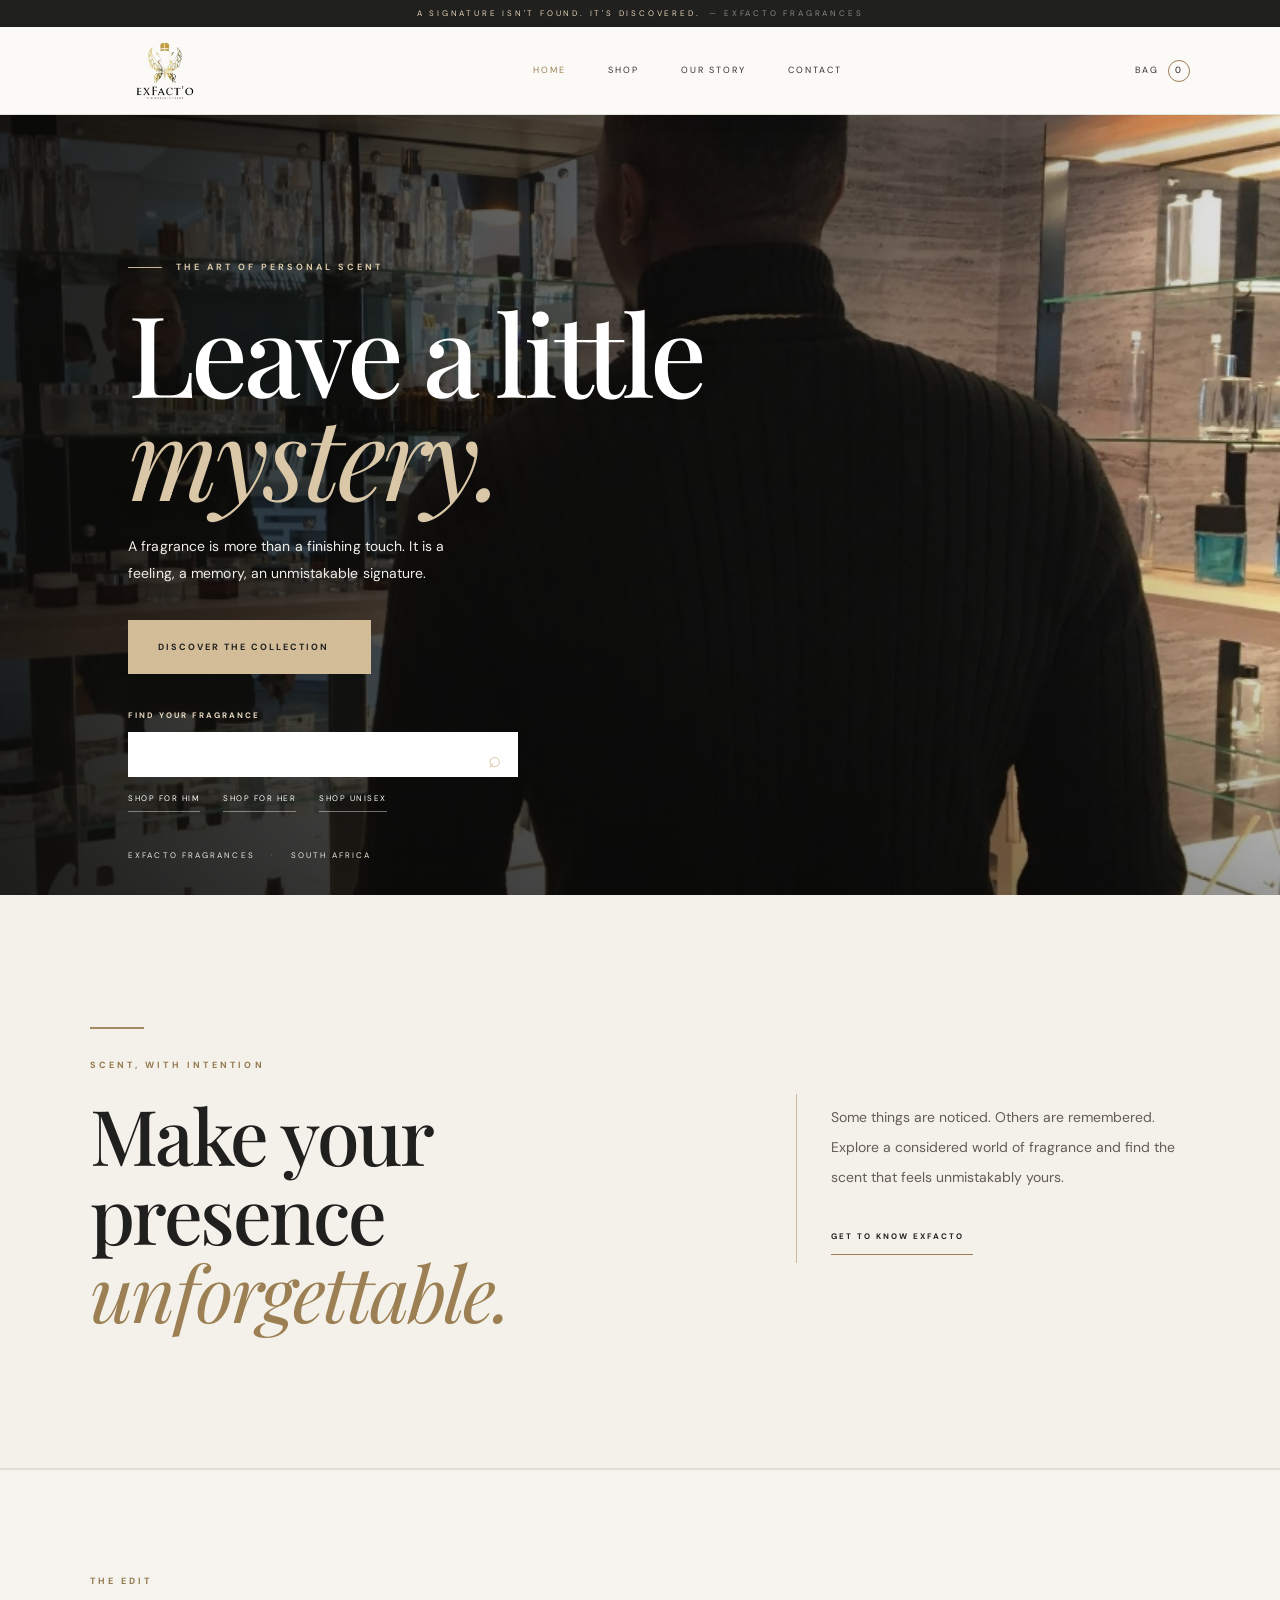
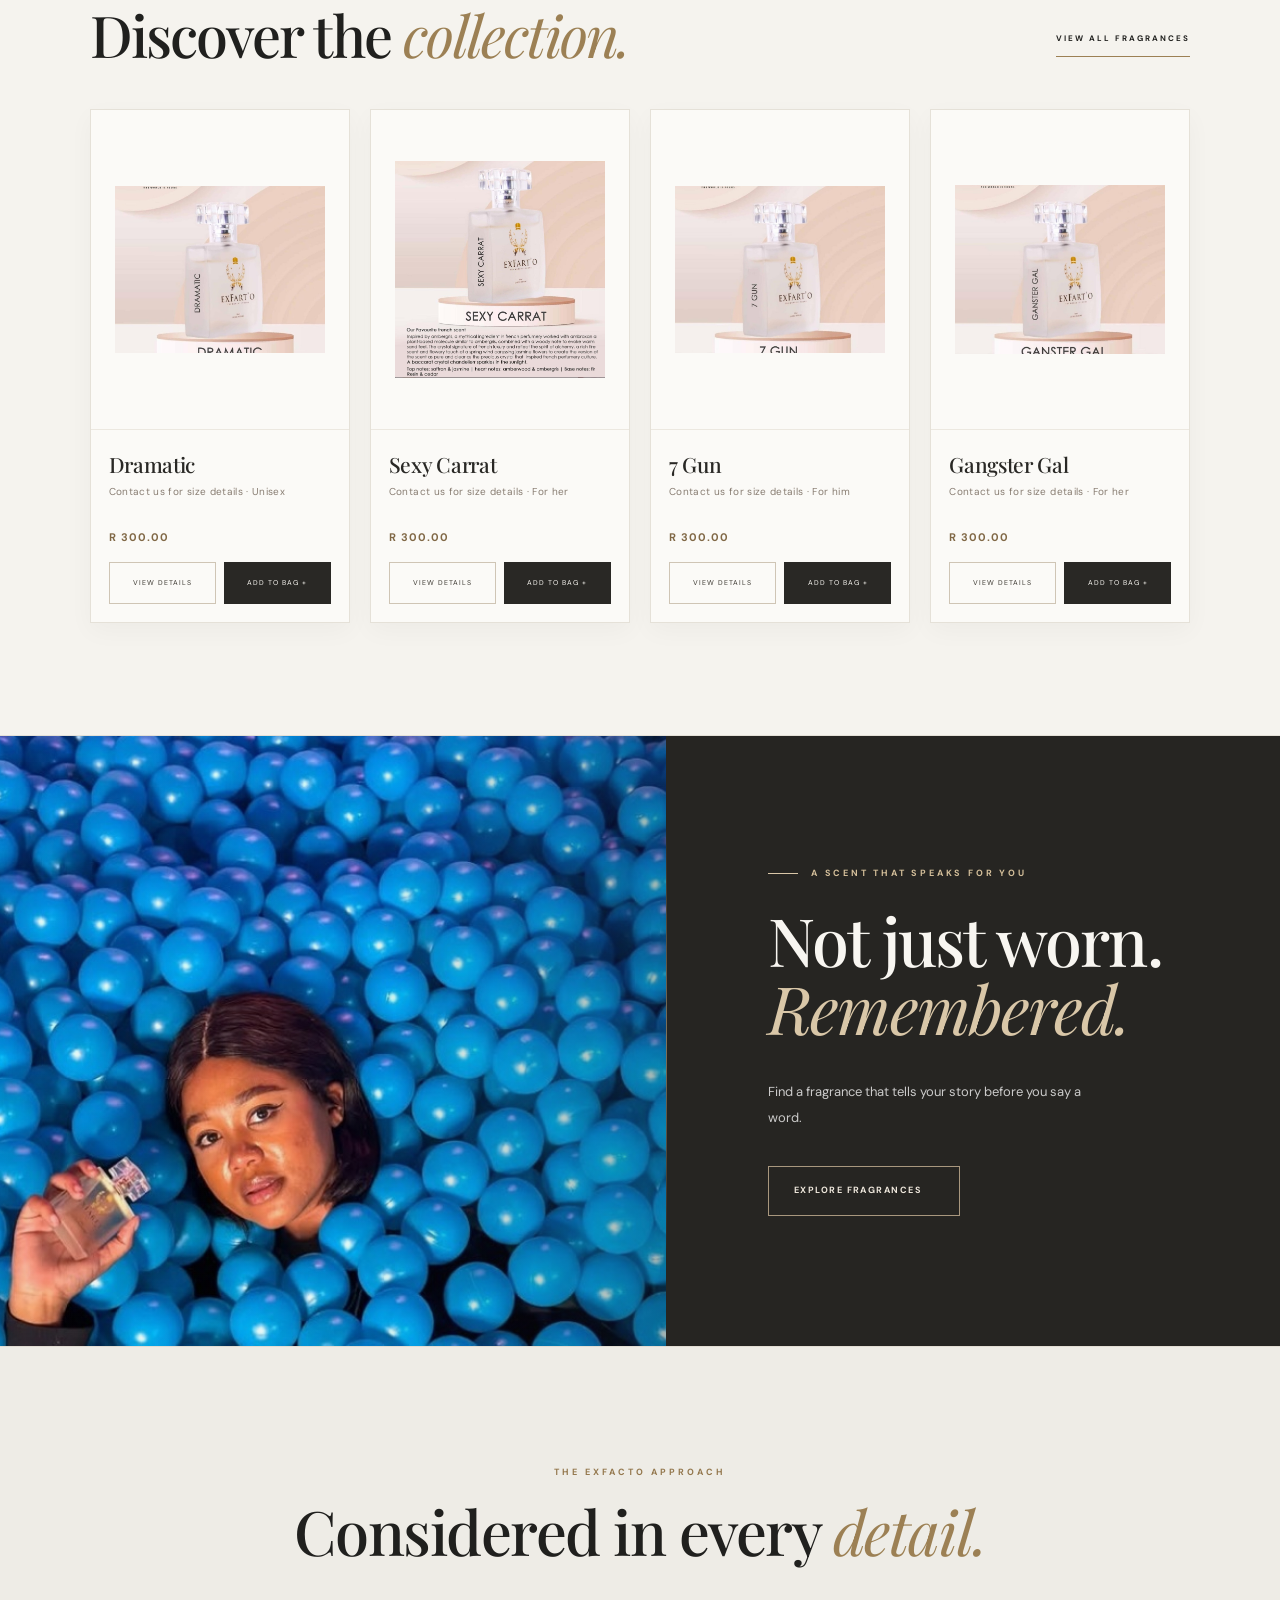
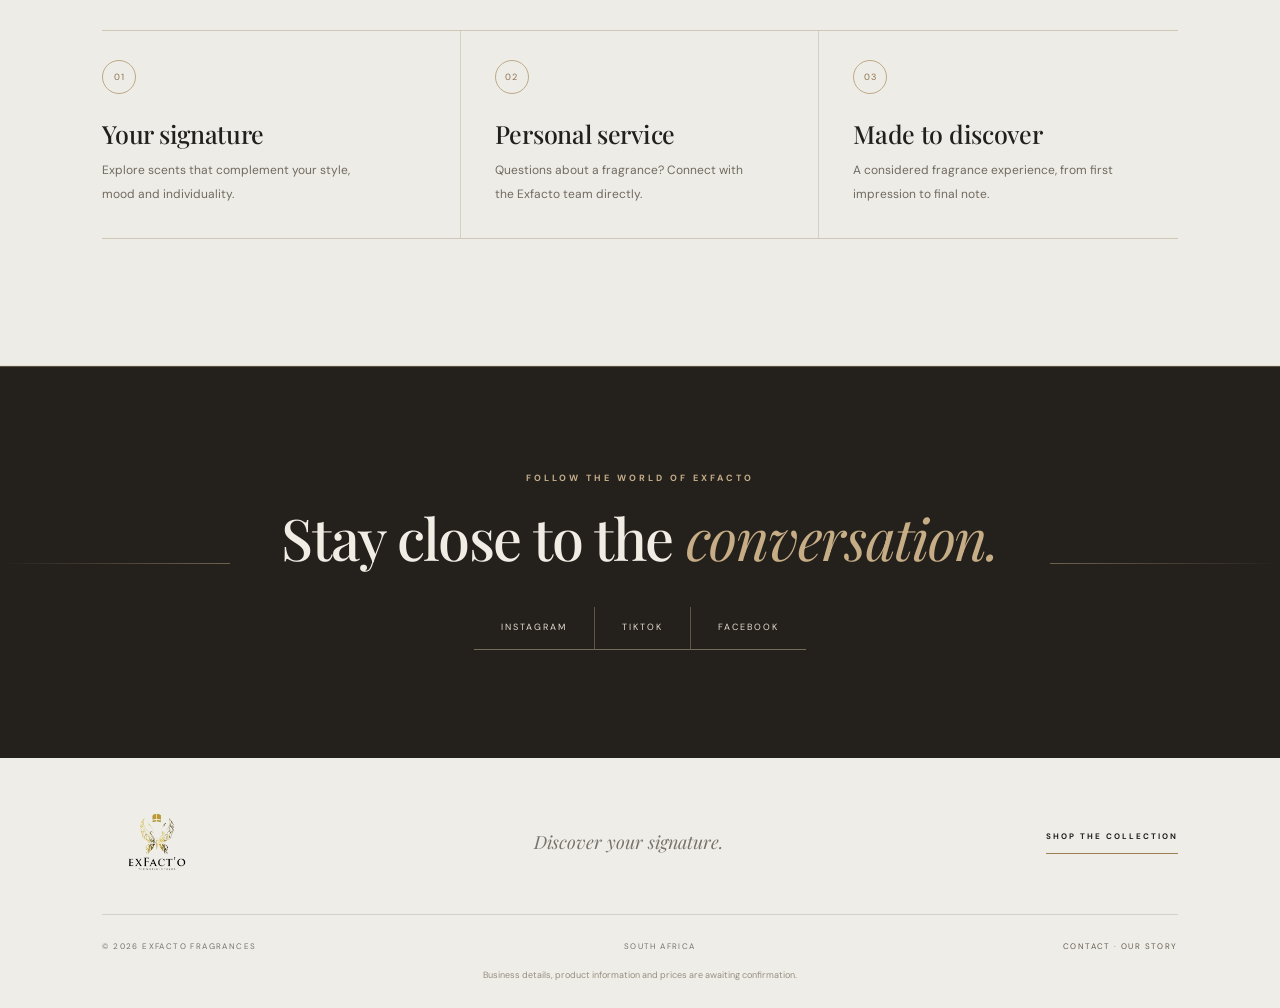
<file: index.html>
<!DOCTYPE html>
<html lang="en">
<head>
  <meta charset="UTF-8"><meta name="viewport" content="width=device-width, initial-scale=1.0">
  <meta name="description" content="Exfacto Fragrances — discover your signature scent. Premium fragrance shopping in South Africa.">
  <title>Exfacto Fragrances | Discover Your Signature</title>
  <link rel="preconnect" href="https://fonts.googleapis.com"><link rel="preconnect" href="https://fonts.gstatic.com" crossorigin>
  <link href="https://fonts.googleapis.com/css2?family=DM+Sans:wght@400;500;600;700&family=Playfair+Display:wght@400;500;600&display=swap" rel="stylesheet">
  <link rel="stylesheet" href="css/style.css">
</head>
<body>
  <div class="announcement">A SIGNATURE ISN'T FOUND. IT'S DISCOVERED. <span>— EXFACTO FRAGRANCES</span></div>
  <header class="site-header">
    <a class="brand" href="index.html"><img class="brand-logo" src="assets/exfacto-logo.webp" alt="Exfacto Fragrances — The World Is Yours"></a>
    <button class="menu-toggle" aria-label="Open menu" aria-expanded="false">☰</button>
    <nav class="main-nav">
      <a class="active" href="index.html">Home</a><a href="shop.html">Shop</a><a href="about.html">Our Story</a><a href="contact.html">Contact</a>
    </nav>
    <div class="header-actions"><a class="bag-link" href="cart.html">Bag <span class="bag-count">0</span></a></div>
  </header>
  <main>
    <section class="hero">
      <div class="hero-image"></div><div class="hero-shade"></div>
      <div class="hero-content">
        <p class="eyebrow light">THE ART OF PERSONAL SCENT</p>
        <h1>Leave a little<br><em>mystery.</em></h1>
        <p class="hero-copy">A fragrance is more than a finishing touch. It is a feeling, a memory, an unmistakable signature.</p>
        <a class="button button-gold" href="shop.html">DISCOVER THE COLLECTION <span></span></a>
        <div class="hero-shop-shortcut"><label for="home-search">FIND YOUR FRAGRANCE</label><div class="hero-search-row"><input id="home-search" type="search" placeholder="Search a fragrance, note or mood…" aria-label="Search fragrances"><button id="home-search-button" type="button" aria-label="Search">⌕</button></div><div class="hero-gender-links"><a href="shop.html?for=men">SHOP FOR HIM </a><a href="shop.html?for=women">SHOP FOR HER </a><a href="shop.html?for=unisex">SHOP UNISEX </a></div></div>
        <p class="hero-note">EXFACTO FRAGRANCES <span>·</span> SOUTH AFRICA</p>
      </div>
      
    </section>
    <section class="intro-section section-wrap">
      <div><p class="eyebrow">SCENT, WITH INTENTION</p><h2>Make your presence<br><em>unforgettable.</em></h2></div>
      <div class="intro-text"><p>Some things are noticed. Others are remembered. Explore a considered world of fragrance and find the scent that feels unmistakably yours.</p><a class="text-link" href="about.html">GET TO KNOW EXFACTO <span></span></a></div>
    </section>
    <section class="featured-section">
      <div class="section-heading section-wrap"><div><p class="eyebrow">THE EDIT</p><h2>Discover the <em>collection.</em></h2></div><a class="text-link" href="shop.html">VIEW ALL FRAGRANCES </a></div>
      <div class="product-grid section-wrap" id="featured-products"></div>
    </section>
    <section class="campaign">
      <div class="campaign-photo"></div><div class="campaign-copy"><p class="eyebrow light">A SCENT THAT SPEAKS FOR YOU</p><h2>Not just worn.<br><em>Remembered.</em></h2><p>Find a fragrance that tells your story before you say a word.</p><a class="button button-outline" href="shop.html">EXPLORE FRAGRANCES <span></span></a></div>
    </section>
    <section class="promise-section section-wrap">
      <p class="eyebrow">THE EXFACTO APPROACH</p><h2>Considered in every <em>detail.</em></h2>
      <div class="promise-grid">
        <article><span>01</span><h3>Your signature</h3><p>Explore scents that complement your style, mood and individuality.</p></article>
        <article><span>02</span><h3>Personal service</h3><p>Questions about a fragrance? Connect with the Exfacto team directly.</p></article>
        <article><span>03</span><h3>Made to discover</h3><p>A considered fragrance experience, from first impression to final note.</p></article>
      </div>
    </section>
    <section class="social-band"><p class="eyebrow light">FOLLOW THE WORLD OF EXFACTO</p><h2>Stay close to the <em>conversation.</em></h2><div class="social-links"><a href="https://www.instagram.com/exfacto_fragrance/" target="_blank" rel="noopener">INSTAGRAM </a><a href="https://www.tiktok.com/@exfactofragrances" target="_blank" rel="noopener">TIKTOK </a><a href="https://www.facebook.com/reel/521395476991654/" target="_blank" rel="noopener">FACEBOOK </a></div></section>
  </main>
  <footer class="site-footer"><div class="footer-top"><a class="brand brand-footer" href="index.html"><img class="brand-logo" src="assets/exfacto-logo.webp" alt="Exfacto Fragrances — The World Is Yours"></a><p>Discover your signature.</p><a class="text-link" href="shop.html">SHOP THE COLLECTION </a></div><div class="footer-bottom"><span>© <span id="year"></span> EXFACTO FRAGRANCES</span><span> SOUTH AFRICA</span><span><a href="contact.html">CONTACT</a> · <a href="about.html">OUR STORY</a></span></div><p class="setup-note">Business details, product information and prices are awaiting confirmation.</p></footer>
  <script src="js/config.js"></script><script src="js/app.js"></script>
</body></html>
</file>
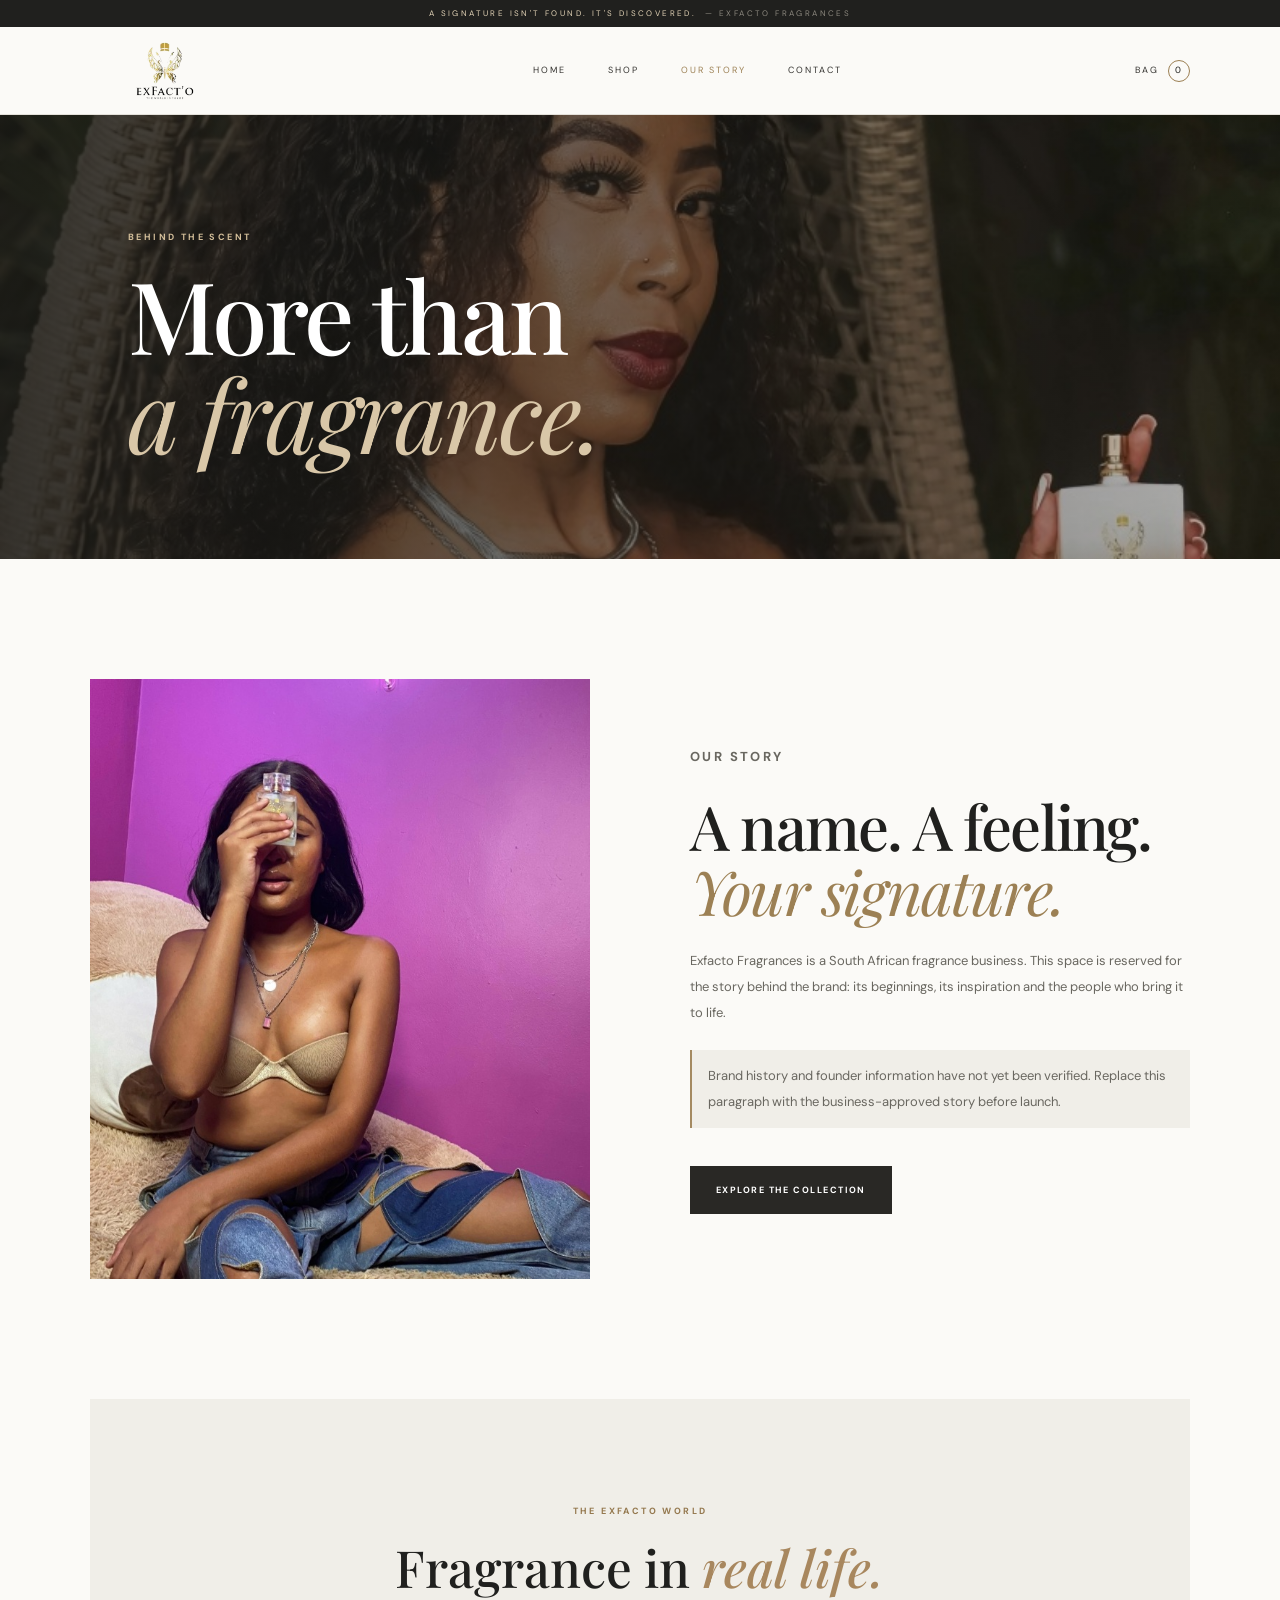
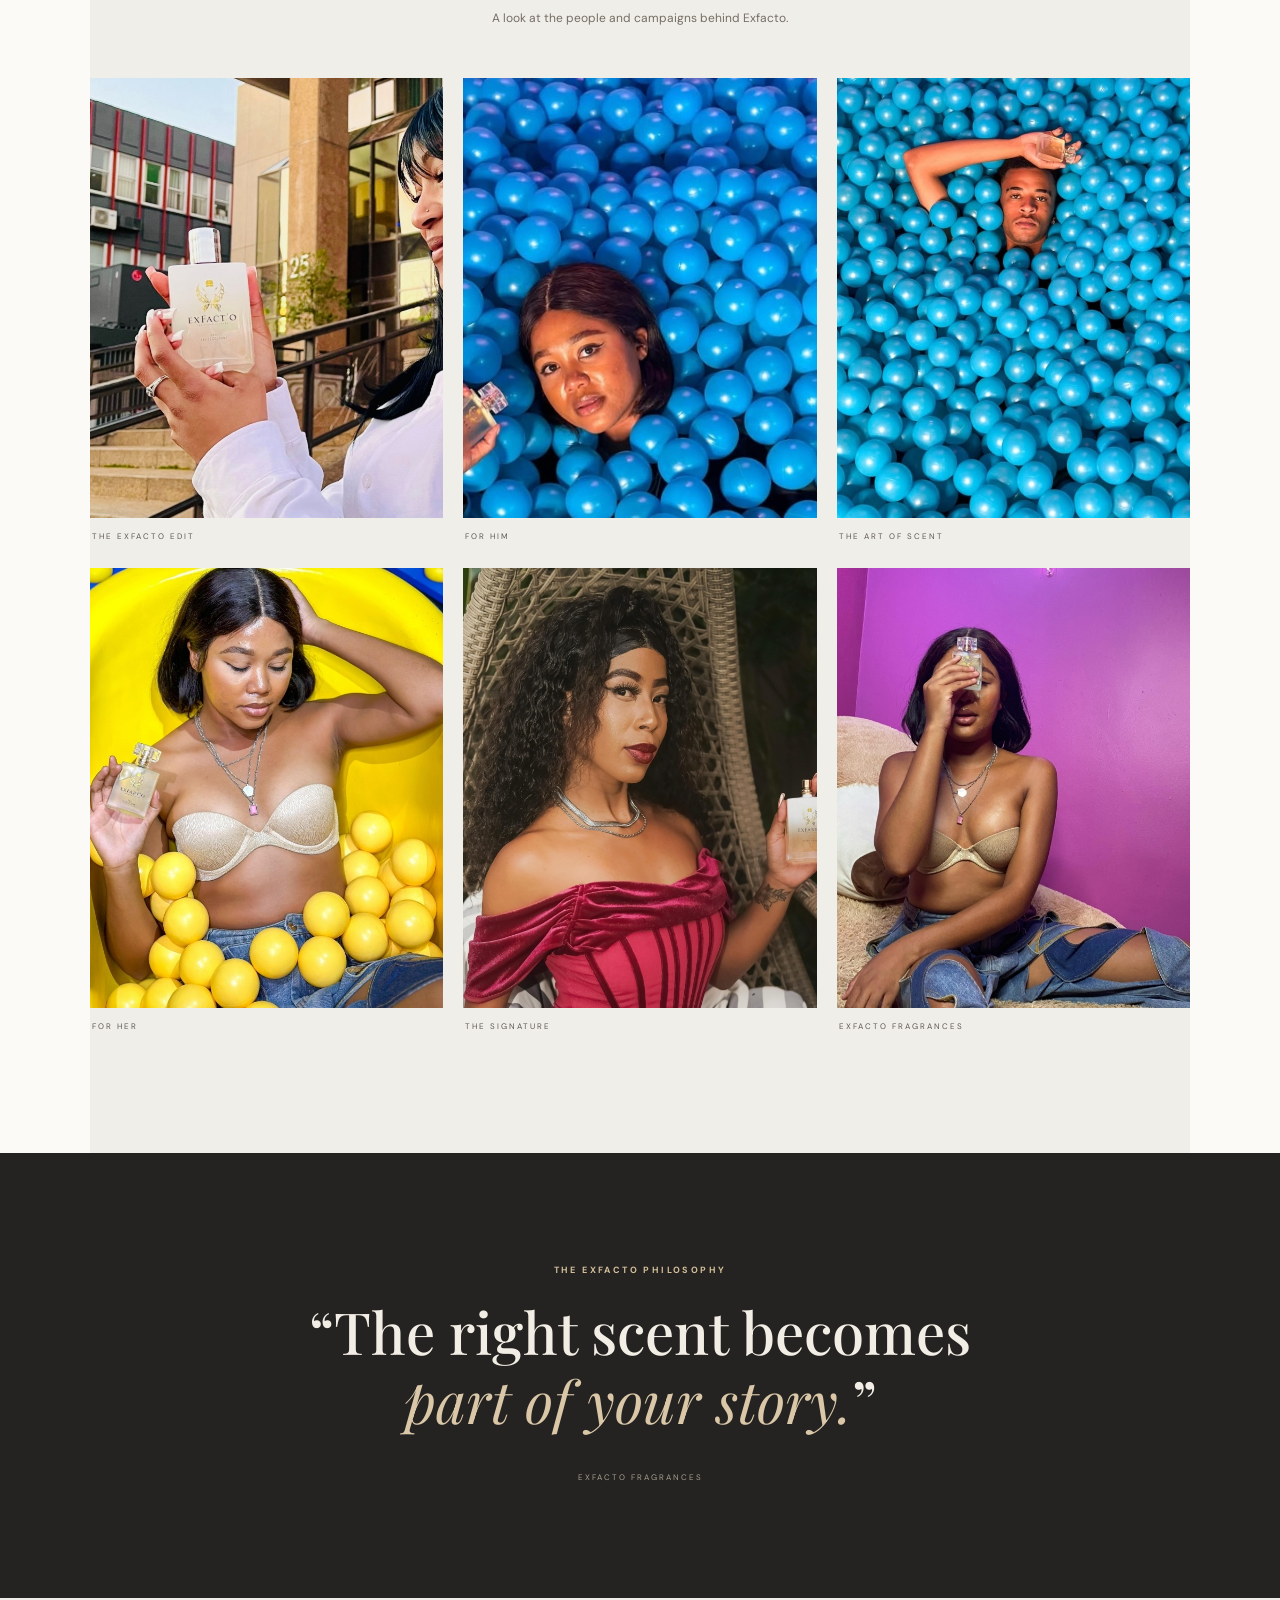
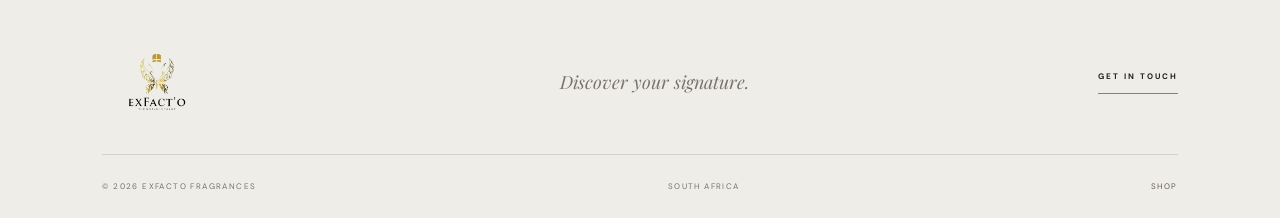
<file: about.html>
<!DOCTYPE html><html lang="en"><head><meta charset="UTF-8"><meta name="viewport" content="width=device-width, initial-scale=1.0"><title>Our Story | Exfacto Fragrances</title><link rel="preconnect" href="https://fonts.googleapis.com"><link href="https://fonts.googleapis.com/css2?family=DM+Sans:wght@400;500;600;700&family=Playfair+Display:wght@400;500;600&display=swap" rel="stylesheet"><link rel="stylesheet" href="css/style.css"></head><body><div class="announcement">A SIGNATURE ISN'T FOUND. IT'S DISCOVERED. <span>— EXFACTO FRAGRANCES</span></div><header class="site-header"><a class="brand" href="index.html"><img class="brand-logo" src="assets/exfacto-logo.webp" alt="Exfacto Fragrances — The World Is Yours"></a><button class="menu-toggle" aria-label="Open menu" aria-expanded="false">☰</button><nav class="main-nav"><a href="index.html">Home</a><a href="shop.html">Shop</a><a class="active" href="about.html">Our Story</a><a href="contact.html">Contact</a></nav><div class="header-actions"><a class="bag-link" href="cart.html">Bag <span class="bag-count">0</span></a></div></header>
<main><section class="page-hero about-hero"><p class="eyebrow light">BEHIND THE SCENT</p><h1>More than<br><em>a fragrance.</em></h1></section><section class="story-layout section-wrap"><div class="story-image"></div><div class="story-copy"><p class="eyebrow">OUR STORY</p><h2>A name. A feeling.<br><em>Your signature.</em></h2><p>Exfacto Fragrances is a South African fragrance business. This space is reserved for the story behind the brand: its beginnings, its inspiration and the people who bring it to life.</p><p class="placeholder-notice">Brand history and founder information have not yet been verified. Replace this paragraph with the business-approved story before launch.</p><a class="button button-dark" href="shop.html">EXPLORE THE COLLECTION </a></div></section><section class="brand-gallery section-wrap"><div class="gallery-heading"><p class="eyebrow">THE EXFACTO WORLD</p><h2>Fragrance in <em>real life.</em></h2><p>A look at the people and campaigns behind Exfacto.</p></div><div class="gallery-grid">
<figure><img src="assets/campaign-woman-01.jpg" alt="Exfacto fragrance campaign"><figcaption>THE EXFACTO EDIT</figcaption></figure>
<figure><img src="assets/campaign-man-01.jpg" alt="Exfacto male fragrance campaign"><figcaption>FOR HIM</figcaption></figure>
<figure><img src="assets/campaign-woman-03.jpg" alt="Exfacto lifestyle campaign"><figcaption>THE ART OF SCENT</figcaption></figure>
<figure><img src="assets/campaign-woman-04.jpg" alt="Exfacto fragrance lifestyle campaign"><figcaption>FOR HER</figcaption></figure>
<figure><img src="assets/campaign-woman-05.jpg" alt="Exfacto model campaign"><figcaption>THE SIGNATURE</figcaption></figure>
<figure><img src="assets/campaign-woman-06.jpg" alt="Exfacto fragrance campaign portrait"><figcaption>EXFACTO FRAGRANCES</figcaption></figure>
</div></section><section class="quote-section"><p class="eyebrow light">THE EXFACTO PHILOSOPHY</p><h2>“The right scent becomes<br><em>part of your story.</em>”</h2><span>EXFACTO FRAGRANCES</span></section></main><footer class="site-footer"><div class="footer-top"><a class="brand brand-footer" href="index.html"><img class="brand-logo" src="assets/exfacto-logo.webp" alt="Exfacto Fragrances — The World Is Yours"></a><p>Discover your signature.</p><a class="text-link" href="contact.html">GET IN TOUCH </a></div><div class="footer-bottom"><span>© <span id="year"></span> EXFACTO FRAGRANCES</span><span>SOUTH AFRICA</span><span><a href="shop.html">SHOP</a></span></div></footer><script src="js/config.js"></script><script src="js/app.js"></script></body></html>
</file>
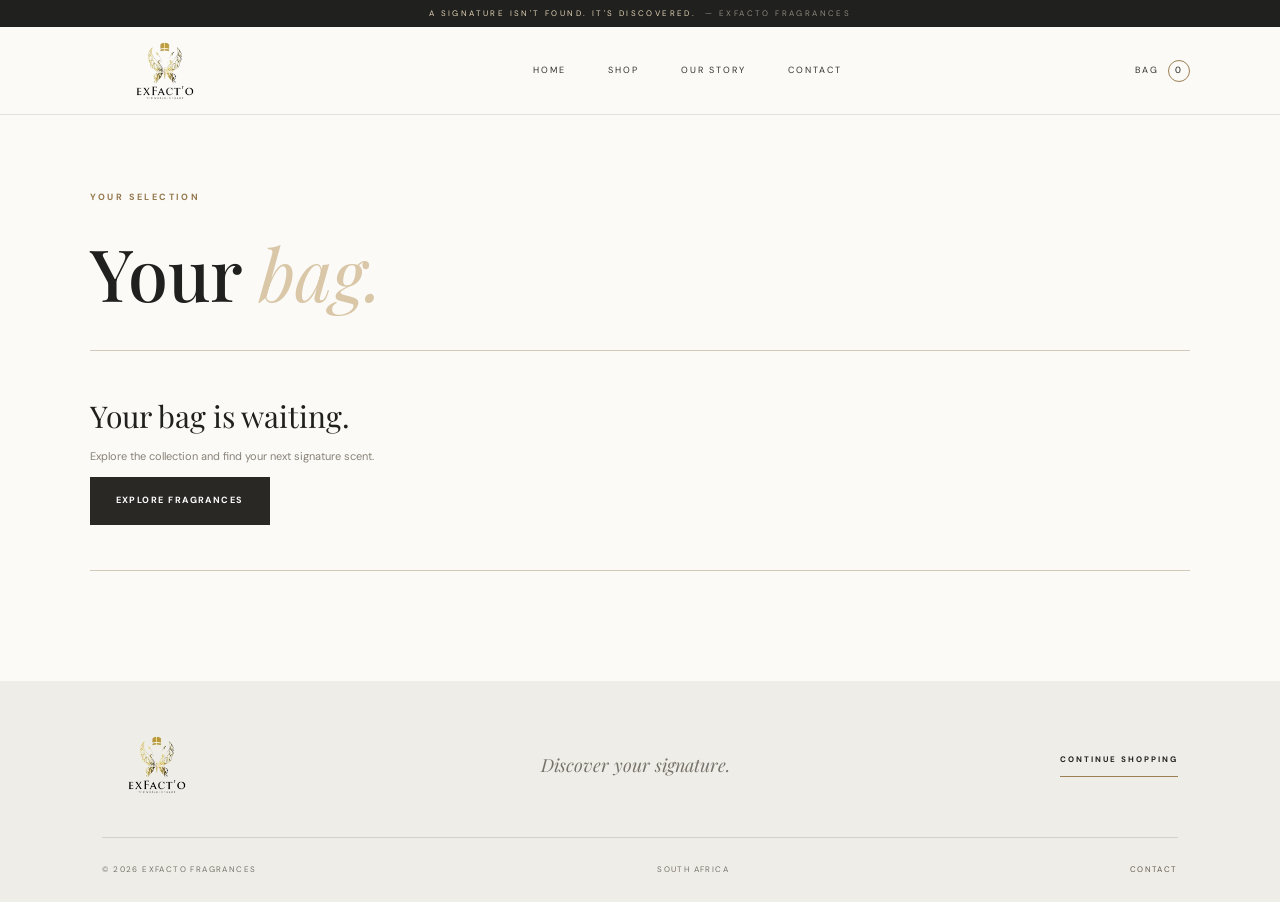
<file: cart.html>
<!DOCTYPE html><html lang="en"><head><meta charset="UTF-8"><meta name="viewport" content="width=device-width, initial-scale=1.0"><title>Your Bag | Exfacto Fragrances</title><link rel="preconnect" href="https://fonts.googleapis.com"><link href="https://fonts.googleapis.com/css2?family=DM+Sans:wght@400;500;600;700&family=Playfair+Display:wght@400;500;600&display=swap" rel="stylesheet"><link rel="stylesheet" href="css/style.css"></head><body><div class="announcement">A SIGNATURE ISN'T FOUND. IT'S DISCOVERED. <span>— EXFACTO FRAGRANCES</span></div><header class="site-header"><a class="brand" href="index.html"><img class="brand-logo" src="assets/exfacto-logo.webp" alt="Exfacto Fragrances — The World Is Yours"></a><button class="menu-toggle" aria-label="Open menu" aria-expanded="false">☰</button><nav class="main-nav"><a href="index.html">Home</a><a href="shop.html">Shop</a><a href="about.html">Our Story</a><a href="contact.html">Contact</a></nav><div class="header-actions"><a class="bag-link active" href="cart.html">Bag <span class="bag-count">0</span></a></div></header><main><section class="simple-page section-wrap"><p class="eyebrow">YOUR SELECTION</p><h1>Your <em>bag.</em></h1><div id="cart-content"></div></section></main><footer class="site-footer"><div class="footer-top"><a class="brand brand-footer" href="index.html"><img class="brand-logo" src="assets/exfacto-logo.webp" alt="Exfacto Fragrances — The World Is Yours"></a><p>Discover your signature.</p><a class="text-link" href="shop.html">CONTINUE SHOPPING </a></div><div class="footer-bottom"><span>© <span id="year"></span> EXFACTO FRAGRANCES</span><span>SOUTH AFRICA</span><span><a href="contact.html">CONTACT</a></span></div></footer><script src="js/config.js"></script><script src="js/app.js"></script></body></html>
</file>
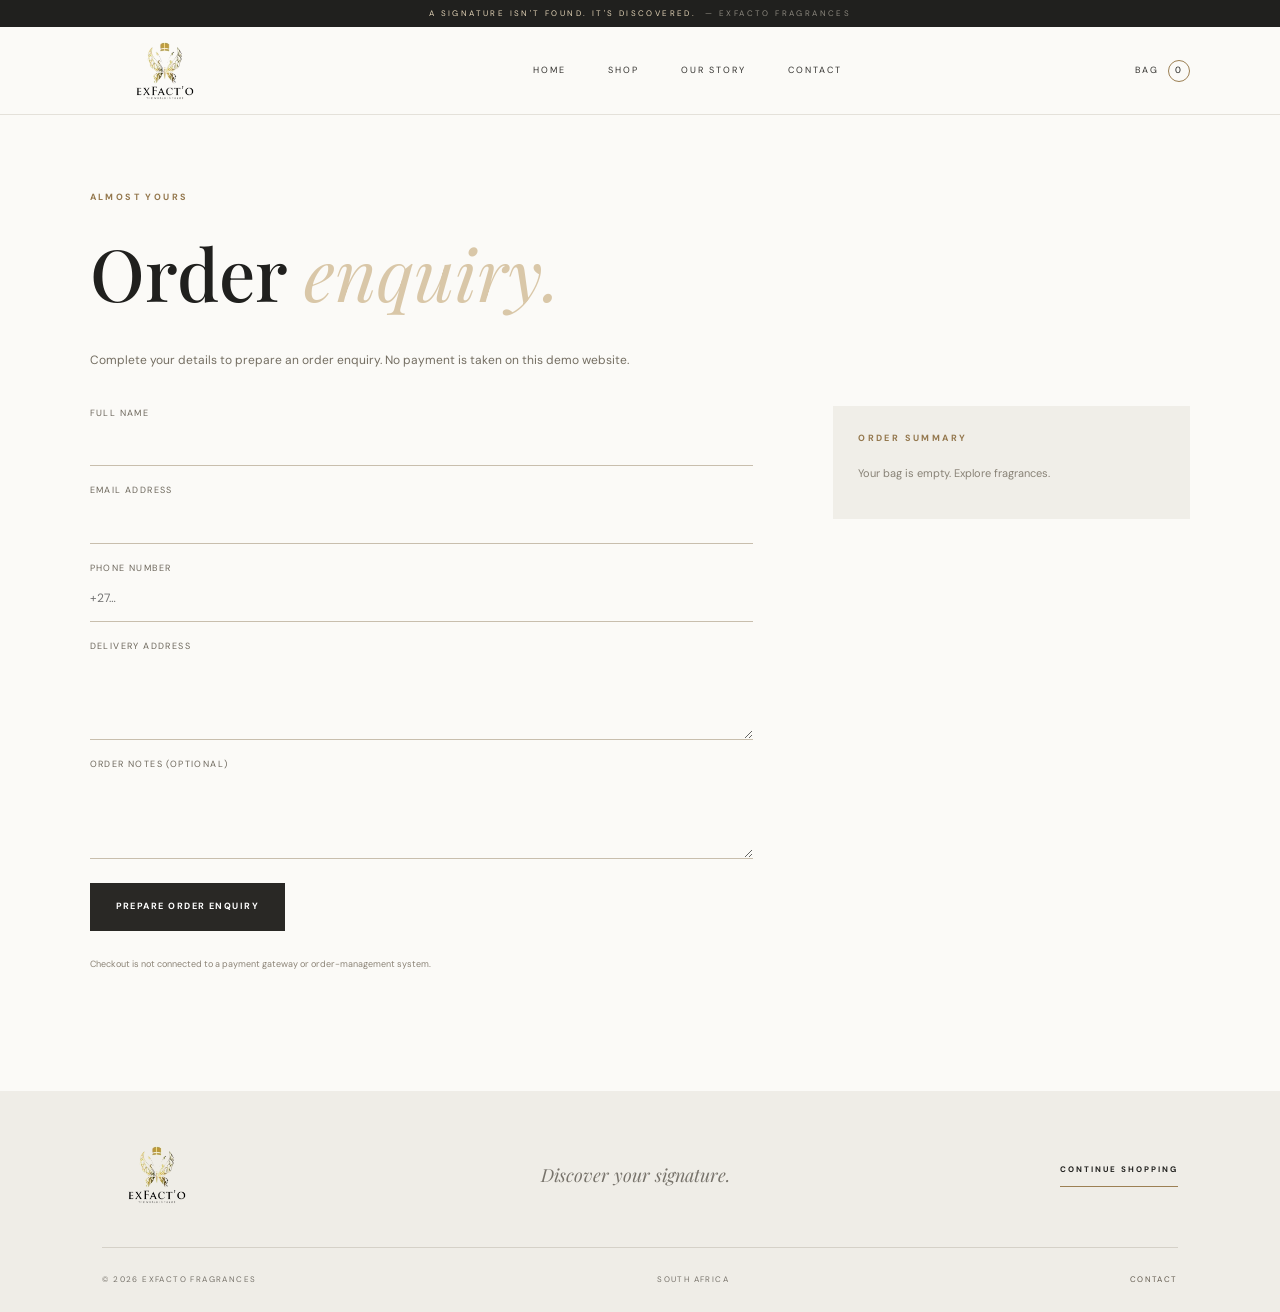
<file: checkout.html>
<!DOCTYPE html><html lang="en"><head><meta charset="UTF-8"><meta name="viewport" content="width=device-width, initial-scale=1.0"><title>Checkout | Exfacto Fragrances</title><link rel="preconnect" href="https://fonts.googleapis.com"><link href="https://fonts.googleapis.com/css2?family=DM+Sans:wght@400;500;600;700&family=Playfair+Display:wght@400;500;600&display=swap" rel="stylesheet"><link rel="stylesheet" href="css/style.css"></head><body><div class="announcement">A SIGNATURE ISN'T FOUND. IT'S DISCOVERED. <span>— EXFACTO FRAGRANCES</span></div><header class="site-header"><a class="brand" href="index.html"><img class="brand-logo" src="assets/exfacto-logo.webp" alt="Exfacto Fragrances — The World Is Yours"></a><button class="menu-toggle" aria-label="Open menu" aria-expanded="false">☰</button><nav class="main-nav"><a href="index.html">Home</a><a href="shop.html">Shop</a><a href="about.html">Our Story</a><a href="contact.html">Contact</a></nav><div class="header-actions"><a class="bag-link" href="cart.html">Bag <span class="bag-count">0</span></a></div></header><main><section class="simple-page section-wrap"><p class="eyebrow">ALMOST YOURS</p><h1>Order <em>enquiry.</em></h1><p class="checkout-intro">Complete your details to prepare an order enquiry. No payment is taken on this demo website.</p><div class="checkout-layout"><form id="checkout-form" class="contact-form"><label>Full name<input name="name" required autocomplete="name"></label><label>Email address<input name="email" type="email" required autocomplete="email"></label><label>Phone number<input name="phone" type="tel" required autocomplete="tel" placeholder="+27…"></label><label>Delivery address<textarea name="address" rows="3" required autocomplete="street-address"></textarea></label><label>Order notes (optional)<textarea name="notes" rows="3"></textarea></label><button class="button button-dark" type="submit">PREPARE ORDER ENQUIRY </button><p class="form-note" id="checkout-feedback">Checkout is not connected to a payment gateway or order-management system.</p></form><aside class="order-summary"><p class="eyebrow">ORDER SUMMARY</p><div id="checkout-summary"></div></aside></div></section></main><footer class="site-footer"><div class="footer-top"><a class="brand brand-footer" href="index.html"><img class="brand-logo" src="assets/exfacto-logo.webp" alt="Exfacto Fragrances — The World Is Yours"></a><p>Discover your signature.</p><a class="text-link" href="shop.html">CONTINUE SHOPPING </a></div><div class="footer-bottom"><span>© <span id="year"></span> EXFACTO FRAGRANCES</span><span>SOUTH AFRICA</span><span><a href="contact.html">CONTACT</a></span></div></footer><script src="js/config.js"></script><script src="js/app.js"></script></body></html>
</file>
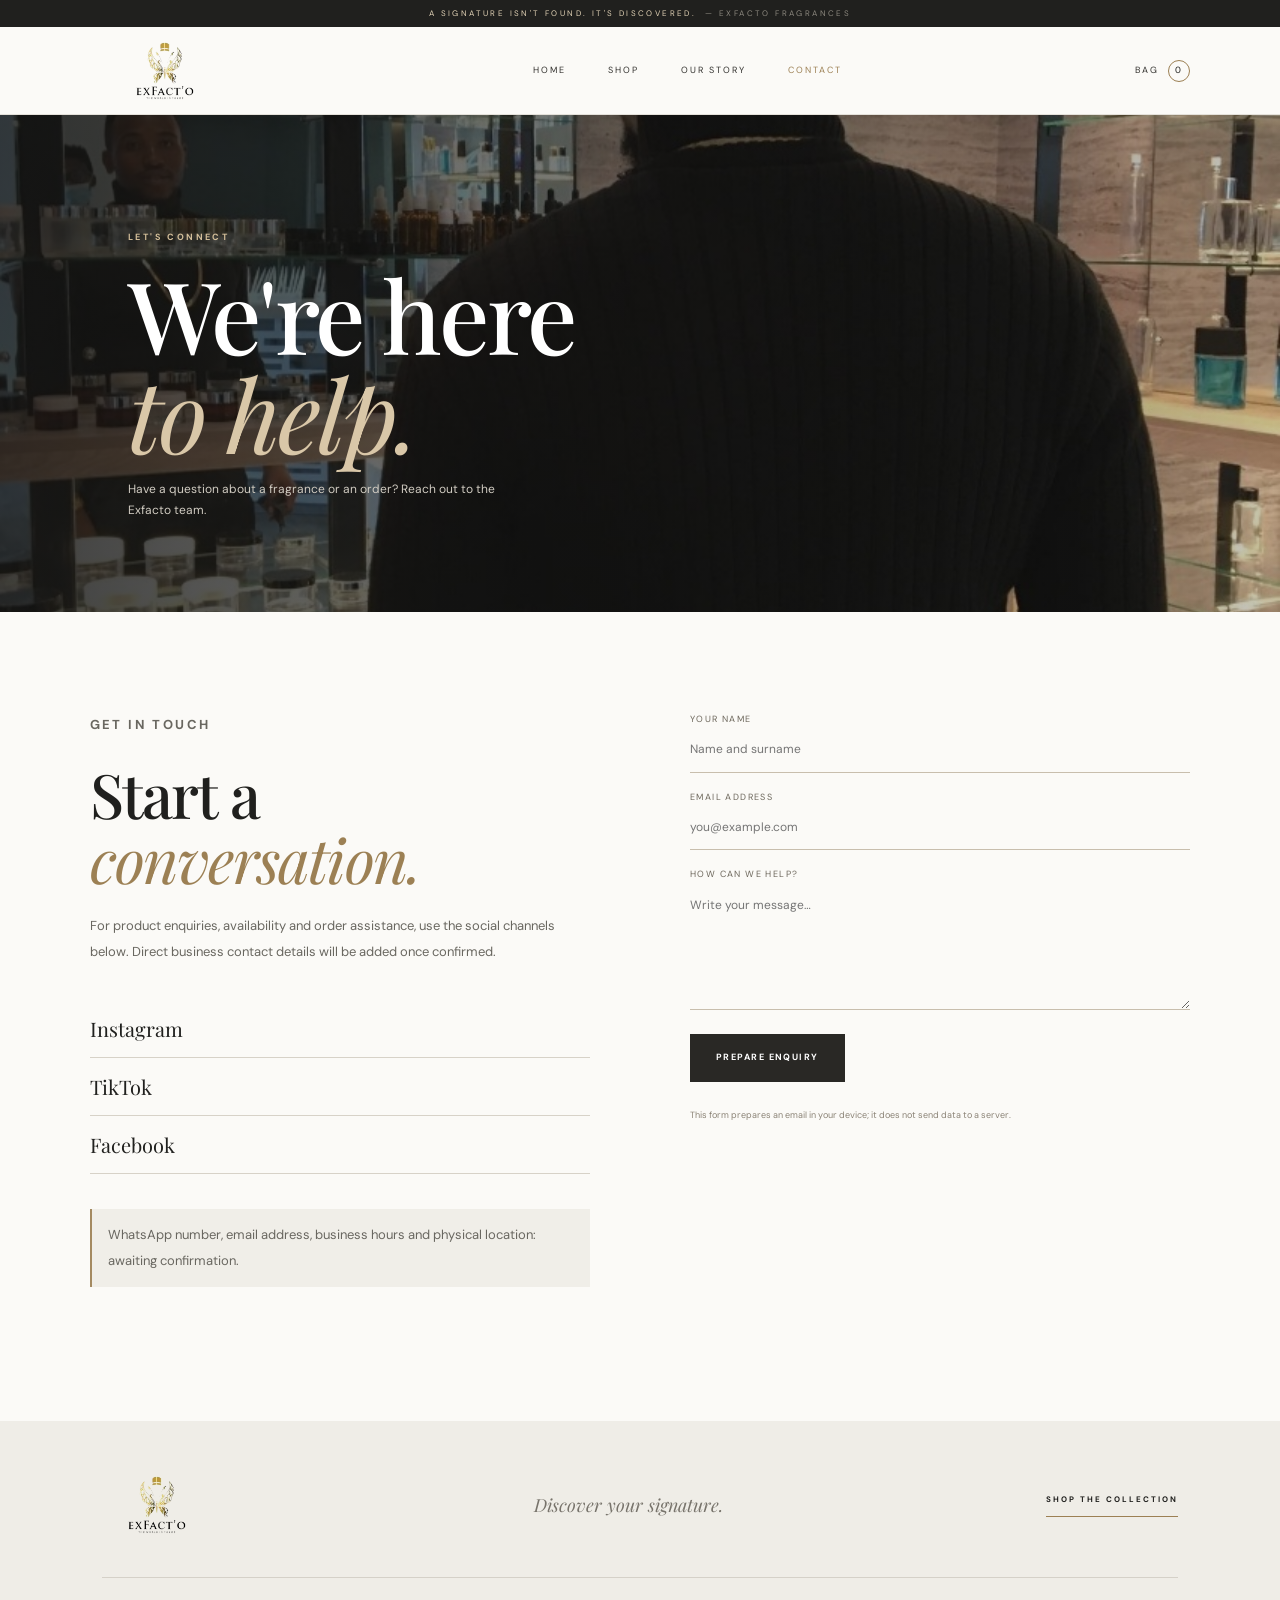
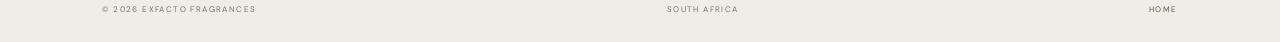
<file: contact.html>
<!DOCTYPE html><html lang="en"><head><meta charset="UTF-8"><meta name="viewport" content="width=device-width, initial-scale=1.0"><title>Contact | Exfacto Fragrances</title><link rel="preconnect" href="https://fonts.googleapis.com"><link href="https://fonts.googleapis.com/css2?family=DM+Sans:wght@400;500;600;700&family=Playfair+Display:wght@400;500;600&display=swap" rel="stylesheet"><link rel="stylesheet" href="css/style.css"></head><body><div class="announcement">A SIGNATURE ISN'T FOUND. IT'S DISCOVERED. <span>— EXFACTO FRAGRANCES</span></div><header class="site-header"><a class="brand" href="index.html"><img class="brand-logo" src="assets/exfacto-logo.webp" alt="Exfacto Fragrances — The World Is Yours"></a><button class="menu-toggle" aria-label="Open menu" aria-expanded="false">☰</button><nav class="main-nav"><a href="index.html">Home</a><a href="shop.html">Shop</a><a href="about.html">Our Story</a><a class="active" href="contact.html">Contact</a></nav><div class="header-actions"><a class="bag-link" href="cart.html">Bag <span class="bag-count">0</span></a></div></header>
<main><section class="page-hero contact-hero"><p class="eyebrow light">LET'S CONNECT</p><h1>We're here<br><em>to help.</em></h1><p>Have a question about a fragrance or an order? Reach out to the Exfacto team.</p></section><section class="contact-layout section-wrap"><div><p class="eyebrow">GET IN TOUCH</p><h2>Start a <em>conversation.</em></h2><p>For product enquiries, availability and order assistance, use the social channels below. Direct business contact details will be added once confirmed.</p><div class="contact-social"><a href="https://www.instagram.com/exfacto_fragrance/" target="_blank" rel="noopener">Instagram <span></span></a><a href="https://www.tiktok.com/@exfactofragrances" target="_blank" rel="noopener">TikTok <span></span></a><a href="https://www.facebook.com/reel/521395476991654/" target="_blank" rel="noopener">Facebook <span></span></a></div><p class="placeholder-notice">WhatsApp number, email address, business hours and physical location: awaiting confirmation.</p></div><form class="contact-form" id="contact-form"><label>Your name<input required name="name" placeholder="Name and surname"></label><label>Email address<input required type="email" name="email" placeholder="you@example.com"></label><label>How can we help?<textarea required name="message" rows="5" placeholder="Write your message…"></textarea></label><button class="button button-dark" type="submit">PREPARE ENQUIRY </button><p class="form-note" id="contact-feedback">This form prepares an email in your device; it does not send data to a server.</p></form></section></main><footer class="site-footer"><div class="footer-top"><a class="brand brand-footer" href="index.html"><img class="brand-logo" src="assets/exfacto-logo.webp" alt="Exfacto Fragrances — The World Is Yours"></a><p>Discover your signature.</p><a class="text-link" href="shop.html">SHOP THE COLLECTION </a></div><div class="footer-bottom"><span>© <span id="year"></span> EXFACTO FRAGRANCES</span><span>SOUTH AFRICA</span><span><a href="index.html">HOME</a></span></div></footer><script src="js/config.js"></script><script src="js/app.js"></script></body></html>
</file>
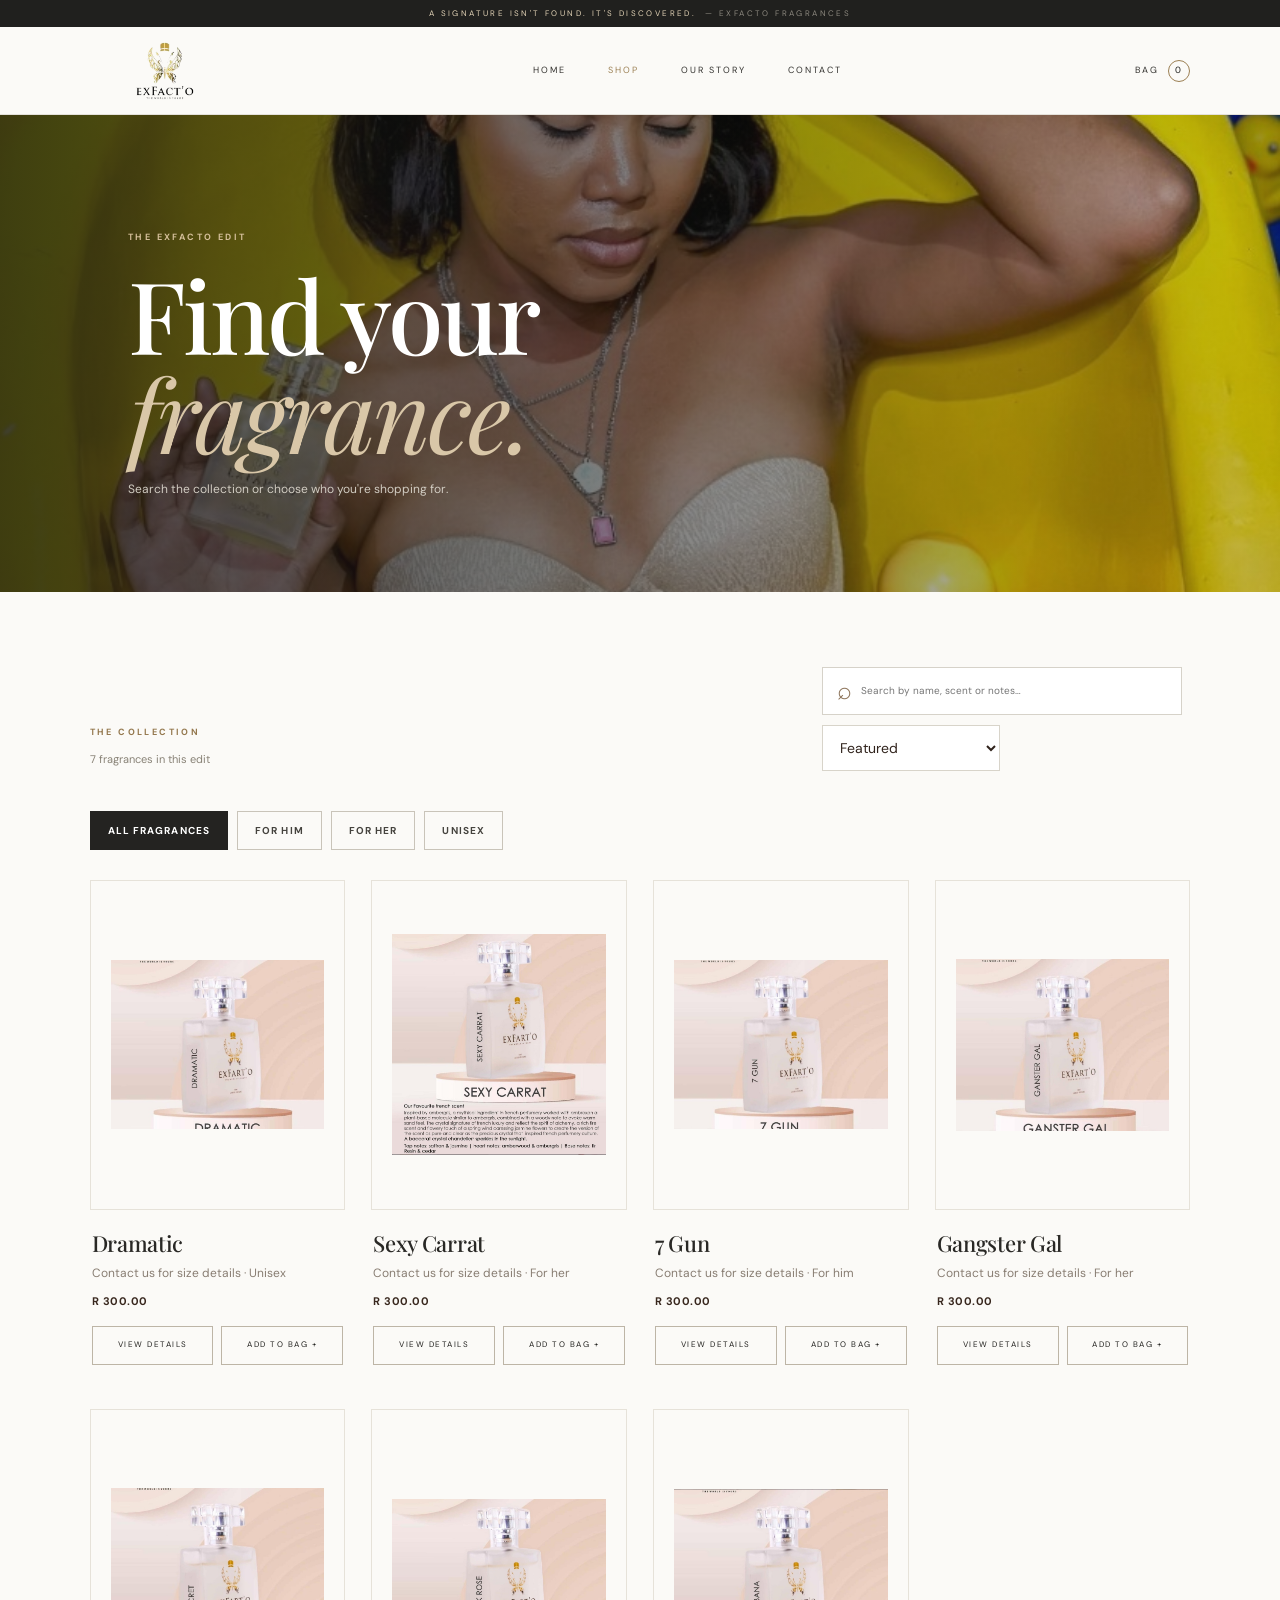
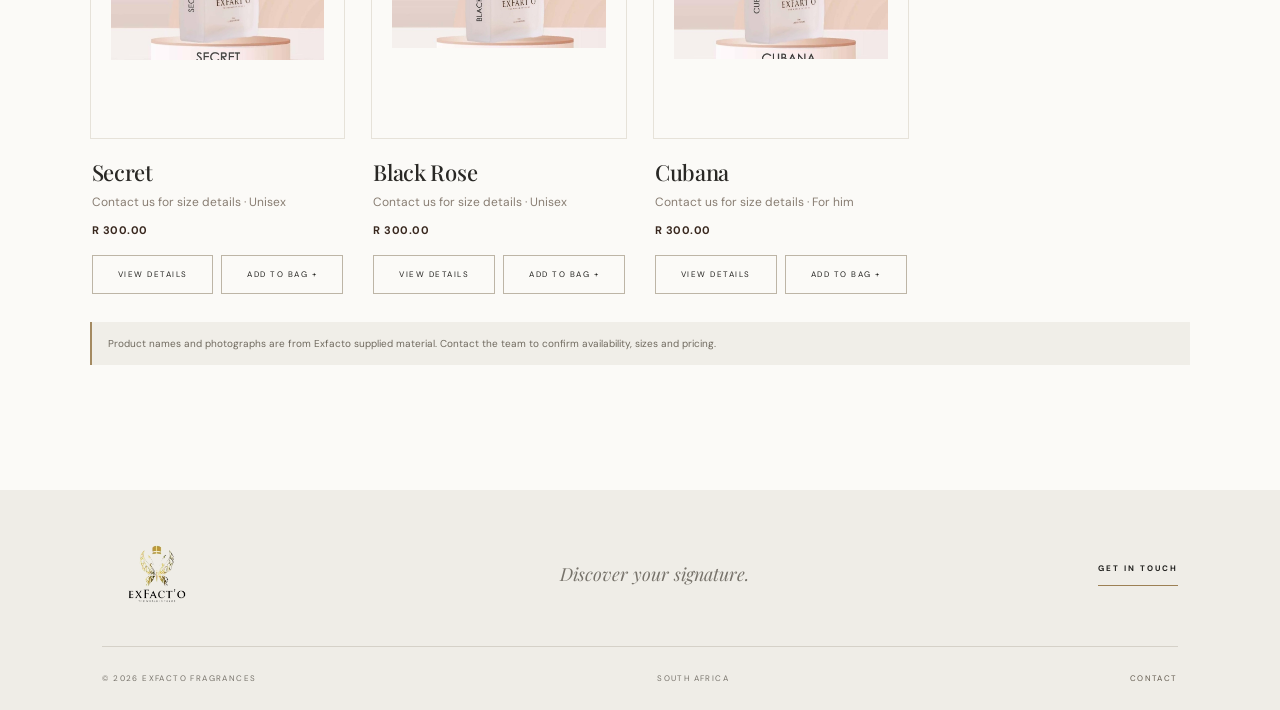
<file: shop.html>
<!DOCTYPE html><html lang="en"><head><meta charset="UTF-8"><meta name="viewport" content="width=device-width, initial-scale=1.0"><meta name="description" content="Shop the Exfacto Fragrances collection. Filter by men's, women's and unisex scents."><title>Shop | Exfacto Fragrances</title><link rel="preconnect" href="https://fonts.googleapis.com"><link href="https://fonts.googleapis.com/css2?family=DM+Sans:wght@400;500;600;700&family=Playfair+Display:wght@400;500;600&display=swap" rel="stylesheet"><link rel="stylesheet" href="css/style.css"></head><body>
<div class="announcement">A SIGNATURE ISN'T FOUND. IT'S DISCOVERED. <span>— EXFACTO FRAGRANCES</span></div>
<header class="site-header"><a class="brand" href="index.html"><img class="brand-logo" src="assets/exfacto-logo.webp" alt="Exfacto Fragrances — The World Is Yours"></a><button class="menu-toggle" aria-label="Open menu" aria-expanded="false">☰</button><nav class="main-nav"><a href="index.html">Home</a><a class="active" href="shop.html">Shop</a><a href="about.html">Our Story</a><a href="contact.html">Contact</a></nav><div class="header-actions"><a class="bag-link" href="cart.html">Bag <span class="bag-count">0</span></a></div></header>
<main><section class="page-hero shop-hero"><p class="eyebrow light">THE EXFACTO EDIT</p><h1>Find your<br><em>fragrance.</em></h1><p>Search the collection or choose who you're shopping for.</p></section>
<section class="shop-area section-wrap"><div class="shop-toolbar"><div><p class="eyebrow">THE COLLECTION</p><span id="product-count" class="muted">Explore the edit</span></div><div class="shop-controls"><label class="search-wrap"><span aria-hidden="true">⌕</span><input id="product-search" type="search" placeholder="Search by name, scent or notes…" aria-label="Search fragrances"></label><select id="sort-products" aria-label="Sort products"><option value="featured">Featured</option><option value="price-low">Price: low to high</option><option value="price-high">Price: high to low</option><option value="name">Name: A to Z</option></select></div></div>
<div class="gender-filters" role="group" aria-label="Choose who the fragrance is for"><button class="gender-filter active" data-category="all" aria-pressed="true">ALL FRAGRANCES</button><button class="gender-filter" data-category="men" aria-pressed="false">FOR HIM</button><button class="gender-filter" data-category="women" aria-pressed="false">FOR HER</button><button class="gender-filter" data-category="unisex" aria-pressed="false">UNISEX</button></div>
<div class="product-grid shop-grid" id="shop-products"></div><p class="placeholder-notice">Product names and photographs are from Exfacto supplied material. Contact the team to confirm availability, sizes and pricing.</p></section></main>
<footer class="site-footer"><div class="footer-top"><a class="brand brand-footer" href="index.html"><img class="brand-logo" src="assets/exfacto-logo.webp" alt="Exfacto Fragrances — The World Is Yours"></a><p>Discover your signature.</p><a class="text-link" href="contact.html">GET IN TOUCH </a></div><div class="footer-bottom"><span>© <span id="year"></span> EXFACTO FRAGRANCES</span><span>SOUTH AFRICA</span><span><a href="contact.html">CONTACT</a></span></div></footer><script src="js/config.js"></script><script src="js/app.js"></script></body></html>
</file>
<file: css/style.css>
:root{--ink:#29231f;--dark:#211b18;--paper:#f7f5f1;--cream:#eee9e1;--gold:#a8875e;--gold-light:#d8c3a5;--muted:#817970;--line:rgba(41,35,31,.14);--serif:"Playfair Display",Georgia,serif;--sans:"DM Sans",Arial,sans-serif}*{box-sizing:border-box}html{scroll-behavior:smooth}body{margin:0;background:var(--paper);color:var(--ink);font-family:var(--sans);font-size:14px;line-height:1.65}a{color:inherit;text-decoration:none}button,input,select,textarea{font:inherit}.announcement{height:31px;background:#0d0d0b;color:#c8b38e;text-align:center;font-size:9px;letter-spacing:1.8px;display:flex;align-items:center;justify-content:center;gap:9px}.announcement span{color:#8b877e}.site-header{height:82px;padding:0 6.3%;display:flex;align-items:center;justify-content:space-between;background:rgba(242,239,232,.97);position:sticky;top:0;z-index:20;border-bottom:1px solid rgba(23,22,19,.08)}.brand{display:flex;align-items:center;gap:10px}.brand-mark{font-family:var(--serif);font-size:37px;color:var(--gold);line-height:1}.brand-name{font-size:15px;letter-spacing:3px;font-weight:600;line-height:1.2}.brand-name small{display:block;font-size:8px;letter-spacing:4.1px;color:#827b6e;margin-top:5px}.main-nav{display:flex;gap:37px;margin-left:80px}.main-nav a,.bag-link{font-size:10px;letter-spacing:1.5px;text-transform:uppercase;color:#5c5951;transition:color .2s}.main-nav a:hover,.main-nav a.active,.bag-link:hover{color:#a1814f}.bag-count{display:inline-flex;align-items:center;justify-content:center;border:1px solid var(--gold);border-radius:50%;width:20px;height:20px;margin-left:5px;font-size:9px}.menu-toggle{display:none;border:0;background:none;font-size:23px}.hero{height:min(690px,78vw);min-height:570px;position:relative;background:#171512;overflow:hidden;color:#fff}.hero-image{position:absolute;inset:0;background-image:url("../assets/campaign-woman-01.jpg");background-size:cover;background-position:center 48%;opacity:.72;transform:scale(1.02);animation:slowzoom 18s ease-in-out infinite alternate}.hero-shade{position:absolute;inset:0;background:linear-gradient(90deg,rgba(10,10,9,.88) 0%,rgba(10,10,9,.63) 43%,rgba(10,10,9,.08) 100%),linear-gradient(0deg,rgba(0,0,0,.35),transparent 35%)}.hero-content{position:relative;z-index:1;padding:126px 0 0 12.5%;max-width:650px}.eyebrow{font-size:9px;letter-spacing:2.8px;font-weight:700;color:#987f57;margin:0 0 19px}.eyebrow.light{color:#d0b78c}.hero h1,.page-hero h1{font:500 clamp(58px,7.3vw,104px)/.99 var(--serif);letter-spacing:-2px;margin:0 0 24px}.hero h1 em,.page-hero h1 em,.intro-section h2 em,.section-heading h2 em,.campaign h2 em,.promise-section h2 em,.social-band h2 em,.story-copy h2 em,.quote-section h2 em,.contact-layout h2 em,.simple-page h1 em{font-weight:400;color:var(--gold-light)}.hero-copy{max-width:370px;color:#d1cec6;font-size:13px;line-height:1.9;margin-bottom:32px}.button{min-height:49px;padding:0 24px;display:inline-flex;align-items:center;justify-content:center;gap:27px;font-size:9px;letter-spacing:1.7px;font-weight:700;border:1px solid transparent;cursor:pointer;transition:all .25s}.button span{font-size:15px}.button-gold{background:var(--gold);color:#171613}.button-gold:hover{background:#d1bb91;transform:translateY(-2px)}.button-dark{background:#171613;color:#f5f0e6}.button-dark:hover{background:#9e8155}.button-outline{border-color:#c8b38e;color:#eee5d7}.button-outline:hover{background:#c8b38e;color:#171613}.hero-note{margin-top:76px;font-size:8px;letter-spacing:2.2px;color:#b7b1a5}.hero-note span{color:var(--gold);padding:0 8px}.hero-index{position:absolute;right:6.5%;bottom:38px;color:#ddd;font:18px var(--serif)}.hero-index span{color:var(--gold);padding:0 8px}.section-wrap{width:min(1160px,84%);margin:0 auto}.intro-section{display:grid;grid-template-columns:1fr 1fr;gap:80px;padding-top:112px;padding-bottom:115px;align-items:end}.intro-section h2,.section-heading h2,.promise-section h2,.social-band h2,.story-copy h2,.contact-layout h2{font:500 clamp(34px,4.1vw,54px)/1.13 var(--serif);letter-spacing:-.8px;margin:0}.intro-section h2 em,.section-heading h2 em,.promise-section h2 em,.story-copy h2 em,.contact-layout h2 em{color:#9b8157}.intro-text{max-width:420px;padding-bottom:5px}.intro-text p,.story-copy>p,.contact-layout>div>p{color:#69655d;line-height:2;font-size:13px;margin:0 0 24px}.text-link{font-size:9px;letter-spacing:1.8px;font-weight:700;border-bottom:1px solid #b69b70;padding-bottom:8px;display:inline-block}.text-link span{margin-left:9px}.featured-section{background:#e9e5dc;padding:94px 0 106px}.section-heading{display:flex;justify-content:space-between;align-items:end;margin-bottom:42px}.section-heading .text-link{margin-bottom:7px}.product-grid{display:grid;grid-template-columns:repeat(4,1fr);gap:20px}.product-card{min-width:0}.product-image{height:300px;background:#dcd5c9;position:relative;overflow:hidden}.product-image img{width:100%;height:100%;object-fit:cover;display:block;transition:transform .7s}.product-card:hover .product-image img{transform:scale(1.055)}.product-tag{position:absolute;top:13px;left:13px;background:rgba(242,239,232,.92);padding:6px 9px;font-size:8px;letter-spacing:1.3px;text-transform:uppercase}.product-info{padding:16px 2px}.product-info h3{font:500 19px var(--serif);margin:0 0 5px}.product-info p{font-size:10px;color:#827d73;margin:0 0 9px}.product-price{font-size:11px;letter-spacing:.5px;color:#8e744d}.product-actions{margin-top:12px;display:flex;gap:8px}.mini-button{border:1px solid #b9ad98;background:transparent;padding:9px 12px;font-size:8px;letter-spacing:1.2px;text-transform:uppercase;cursor:pointer}.mini-button:hover{background:#171613;color:#fff;border-color:#171613}.muted{color:#888276;font-size:11px}.campaign{min-height:520px;display:grid;grid-template-columns:1fr 1fr;background:#151512;color:#f3eee4}.campaign-photo{background:url("../assets/campaign-woman-01.jpg") center/cover;min-height:520px;opacity:.82}.campaign-copy{padding:105px 12% 70px 11%;align-self:center}.campaign h2{font:500 clamp(44px,5vw,66px)/1.05 var(--serif);margin:0 0 23px}.campaign-copy>p:not(.eyebrow){color:#c5c0b5;max-width:340px;line-height:1.9;font-size:12px;margin-bottom:30px}.promise-section{text-align:center;padding-top:112px;padding-bottom:115px}.promise-section h2{margin-bottom:58px}.promise-grid{display:grid;grid-template-columns:repeat(3,1fr);gap:50px;text-align:left}.promise-grid article{border-top:1px solid #c9bda9;padding-top:18px}.promise-grid article>span{font-size:9px;color:#a58a5e;letter-spacing:2px}.promise-grid h3{font:500 22px var(--serif);margin:18px 0 8px}.promise-grid p{font-size:11px;line-height:1.9;color:#777167;max-width:260px}.social-band{background:#171613;text-align:center;color:#f2eee6;padding:80px 20px 88px}.social-band h2{font:500 clamp(32px,4vw,48px) var(--serif);margin-bottom:32px}.social-links{display:flex;justify-content:center;gap:42px}.social-links a{font-size:9px;letter-spacing:2px;color:#d0b78c}.site-footer{background:#e7e2d8;padding:42px 8% 22px}.footer-top{display:flex;align-items:center;justify-content:space-between;padding-bottom:35px;border-bottom:1px solid #cfc7b9}.brand-footer .brand-mark{font-size:32px}.brand-footer .brand-name{font-size:13px}.footer-top>p{font:italic 18px var(--serif);color:#777065}.footer-bottom{display:flex;justify-content:space-between;padding-top:20px;font-size:8px;letter-spacing:1.4px;color:#817b70}.footer-bottom a{color:#645c50}.setup-note{font-size:9px;color:#958e81;margin:14px 0 0;text-align:center}.page-hero{min-height:390px;padding:92px 12.5% 75px;background:#171613;color:#fff;position:relative;overflow:hidden}.page-hero:after{content:"";position:absolute;inset:0;background:linear-gradient(90deg,rgba(12,12,10,.85),rgba(12,12,10,.25));pointer-events:none}.page-hero>*{position:relative;z-index:1}.page-hero h1{font-size:clamp(56px,7vw,88px);margin-bottom:17px}.page-hero>p:last-child{max-width:390px;color:#d1ccc2;font-size:12px}.shop-hero{background:url("../assets/campaign-woman-01.jpg") center 47%/cover}.shop-area{padding-top:66px;padding-bottom:100px}.shop-toolbar{display:flex;justify-content:space-between;align-items:end;margin-bottom:32px}.shop-toolbar .eyebrow{margin-bottom:7px}.shop-controls{display:flex;gap:10px}.shop-controls input,.shop-controls select{height:42px;border:1px solid #d1c8b9;background:transparent;padding:0 12px;font-size:10px;color:#5d584e;min-width:160px;outline:none}.shop-grid{row-gap:35px}.shop-grid .product-image{height:320px}.placeholder-notice{font-size:10px;color:#8c806c;background:#e8e0d1;padding:13px 16px;border-left:2px solid var(--gold);line-height:1.7}.story-layout{display:grid;grid-template-columns:1fr 1fr;gap:95px;align-items:center;padding-top:100px;padding-bottom:110px}.story-image{height:520px;background:url("../assets/campaign-woman-01.jpg") center/cover,#d4cbbb}.story-copy h2{margin-bottom:25px}.story-copy .button{margin-top:14px}.quote-section{background:#171613;color:#f3eee5;text-align:center;padding:90px 20px}.quote-section h2{font:500 clamp(34px,5vw,58px)/1.2 var(--serif);margin:15px 0 28px}.quote-section h2 em{color:var(--gold-light)}.quote-section>span{font-size:8px;letter-spacing:2px;color:#a79e8d}.contact-hero{background:url("../assets/campaign-woman-01.jpg") center/cover}.contact-layout{display:grid;grid-template-columns:1fr 1fr;gap:100px;padding-top:95px;padding-bottom:110px}.contact-layout h2{margin-bottom:22px}.contact-social{display:flex;flex-direction:column;margin:35px 0}.contact-social a{padding:15px 0;border-bottom:1px solid #d5ccbd;font:20px var(--serif);display:flex;justify-content:space-between}.contact-social span{color:#a58a5e}.contact-form{display:flex;flex-direction:column;gap:17px}.contact-form label{font-size:9px;letter-spacing:1.4px;text-transform:uppercase;color:#6d675c}.contact-form input,.contact-form textarea{display:block;width:100%;border:0;border-bottom:1px solid #c8bead;background:transparent;padding:12px 0;color:#211f1a;outline:none;resize:vertical;font-size:12px;text-transform:none;letter-spacing:0}.contact-form input:focus,.contact-form textarea:focus{border-color:#987c50}.contact-form .button{align-self:flex-start;margin-top:7px}.form-note{font-size:9px;color:#8b8376;line-height:1.7}.simple-page{padding-top:75px;padding-bottom:110px;min-height:55vh}.simple-page h1{font:500 clamp(48px,6vw,72px) var(--serif);margin:0 0 30px}.empty-state{padding:45px 0;border-top:1px solid #d1c8ba;border-bottom:1px solid #d1c8ba}.empty-state h2{font:30px var(--serif);margin:0 0 10px}.cart-row{display:grid;grid-template-columns:90px 1fr auto auto;gap:20px;align-items:center;padding:18px 0;border-bottom:1px solid #d1c8ba}.cart-row img{width:90px;height:100px;object-fit:cover}.cart-row h3{font:20px var(--serif);margin:0}.cart-row p{font-size:10px;color:#837b6e}.cart-qty{display:flex;align-items:center;gap:10px}.cart-qty button,.remove-item{border:1px solid #c8bead;background:transparent;padding:5px 9px;cursor:pointer}.cart-total{display:flex;justify-content:space-between;max-width:420px;margin:25px 0;font-size:13px}.checkout-layout{display:grid;grid-template-columns:1.3fr .7fr;gap:80px;margin-top:35px}.checkout-intro{color:#746e62;font-size:12px}.order-summary{background:#e8e2d7;padding:25px;height:max-content}.order-summary .eyebrow{margin-bottom:18px}.summary-line{display:flex;justify-content:space-between;gap:20px;padding:10px 0;border-bottom:1px solid #d1c8ba;font-size:11px}.summary-line.total{font-weight:700;border:0;padding-top:18px}.product-modal{position:fixed;inset:0;background:rgba(0,0,0,.7);z-index:60;display:none;align-items:center;justify-content:center;padding:20px}.product-modal.open{display:flex}.modal-card{background:var(--paper);width:min(760px,100%);display:grid;grid-template-columns:1fr 1fr;position:relative}.modal-card img{width:100%;height:430px;object-fit:cover}.modal-copy{padding:55px 35px}.modal-copy h2{font:30px var(--serif);margin:0 0 10px}.modal-close{position:absolute;right:15px;top:10px;border:0;background:none;font-size:25px;cursor:pointer}.toast{position:fixed;bottom:24px;right:24px;background:#171613;color:#f4eee4;padding:14px 20px;z-index:80;font-size:11px;box-shadow:0 8px 30px #0002}@keyframes slowzoom{from{transform:scale(1.02)}to{transform:scale(1.09)}}@media(max-width:850px){.site-header{padding:0 5%;height:72px}.main-nav{gap:18px;margin-left:20px}.hero-content{padding-left:8%;padding-top:125px}.section-wrap{width:88%}.product-grid{grid-template-columns:repeat(2,1fr)}.product-image,.shop-grid .product-image{height:330px}.intro-section{gap:35px}.story-layout,.contact-layout{gap:45px}.campaign-copy{padding:70px 8%}.story-image{height:440px}}@media(max-width:620px){.announcement{font-size:7px;letter-spacing:1px}.announcement span{display:none}.site-header{height:67px}.brand-mark{font-size:31px}.brand-name{font-size:12px}.brand-name small{font-size:7px}.menu-toggle{display:block;order:3}.header-actions{margin-left:auto;margin-right:16px}.main-nav{display:none;position:absolute;top:67px;left:0;right:0;margin:0;padding:22px 7%;background:#f2efe8;border-top:1px solid #ddd4c5;flex-direction:column;gap:18px}.main-nav.open{display:flex}.hero{height:680px;min-height:0}.hero-image{background-position:60% center}.hero-content{padding:128px 7% 0}.hero h1{font-size:66px}.hero-copy{max-width:310px}.hero-note{margin-top:80px}.intro-section{grid-template-columns:1fr;gap:25px;padding-top:75px;padding-bottom:80px}.intro-section h2,.section-heading h2,.promise-section h2{font-size:39px}.section-heading{display:block}.section-heading .text-link{margin-top:20px}.featured-section{padding:70px 0}.product-grid{gap:22px 12px}.product-image,.shop-grid .product-image{height:230px}.product-info h3{font-size:17px}.product-info p{font-size:9px}.product-actions{flex-direction:column;align-items:stretch}.campaign{grid-template-columns:1fr}.campaign-photo{min-height:320px}.campaign-copy{padding:65px 8% 75px}.promise-section{padding-top:75px;padding-bottom:80px}.promise-grid{grid-template-columns:1fr;gap:25px}.promise-grid article{padding-top:14px}.social-band{padding:65px 15px}.social-links{gap:18px;flex-wrap:wrap}.social-links a{font-size:8px}.footer-top{align-items:flex-start;gap:15px;flex-direction:column}.footer-top>p{margin:0}.footer-bottom{gap:12px;flex-wrap:wrap;font-size:7px}.page-hero{min-height:350px;padding:90px 7% 65px}.page-hero h1{font-size:65px}.shop-area{padding-top:45px;padding-bottom:70px}.shop-toolbar{display:block}.shop-controls{margin-top:20px}.shop-controls input,.shop-controls select{min-width:0;width:50%}.shop-grid{grid-template-columns:repeat(2,minmax(0,1fr))}.story-layout,.contact-layout{grid-template-columns:1fr;gap:35px;padding-top:65px;padding-bottom:75px}.story-image{height:370px}.story-copy h2,.contact-layout h2{font-size:39px}.quote-section{padding:70px 15px}.cart-row{grid-template-columns:65px 1fr auto;gap:12px}.cart-row img{width:65px;height:78px}.cart-row .cart-qty{grid-column:2}.cart-row .remove-item{grid-column:3;grid-row:1}.checkout-layout{grid-template-columns:1fr;gap:35px}.modal-card{grid-template-columns:1fr;max-height:90vh;overflow:auto}.modal-card img{height:260px}.modal-copy{padding:25px}.simple-page{padding-top:55px}.cart-row h3{font-size:17px}}
/* HYBRID SHOPPING EXPERIENCE */
.shop-controls{display:flex;gap:10px;align-items:center;flex-wrap:wrap}
.search-wrap{display:flex;align-items:center;gap:9px;background:#fff;border:1px solid #ded6ca;padding:0 14px;min-width:min(360px,100%);height:48px;color:#8b7258}
.search-wrap span{font-size:25px;line-height:1}
.search-wrap input{border:0!important;outline:0!important;background:transparent!important;padding:0!important;width:100%;min-width:0;color:#30231c}
.shop-controls select{height:48px;border:1px solid #ded6ca;background:#fff;padding:0 34px 0 13px;color:#30231c;font:inherit}
.gender-filters{display:flex;gap:9px;flex-wrap:wrap;margin:22px 0 30px}
.gender-filter{background:transparent;border:1px solid #cfc3b4;color:#4a382b;padding:12px 19px;font-size:10px;letter-spacing:1.1px;font-weight:700;cursor:pointer;transition:background .15s,color .15s,border-color .15s}
.gender-filter:hover,.gender-filter.active{background:#35251d;color:#fff;border-color:#35251d}
.product-actions{display:flex;gap:8px;margin-top:15px}
.product-actions .mini-button{flex:1}
.mini-button:disabled{opacity:.45;cursor:not-allowed}
.product-image{position:relative;overflow:hidden;background:#eee8df}
.product-image img{width:100%;height:100%;object-fit:cover;display:block;transition:transform .35s}
.product-card:hover .product-image img{transform:scale(1.035)}
.product-info .product-price{font-weight:700;color:#38271e;margin-top:9px}
.product-tag{z-index:1}
.hero-shop-shortcut{margin-top:28px;max-width:470px;padding:17px;background:rgba(35,25,20,.48);border:1px solid rgba(255,255,255,.26);backdrop-filter:blur(6px)}
.hero-shop-shortcut>label{display:block;color:#f3e7d5;font-size:9px;letter-spacing:1.7px;font-weight:700;margin-bottom:9px}
.hero-search-row{display:flex;background:#fff;height:45px}
.hero-search-row input{flex:1;min-width:0;border:0;padding:0 13px;font:inherit;font-size:13px;outline:0}
.hero-search-row button{width:48px;border:0;background:#c5a477;color:#241a15;font-size:24px;cursor:pointer}
.hero-gender-links{display:flex;gap:17px;flex-wrap:wrap;margin-top:13px}
.hero-gender-links a{font-size:9px;letter-spacing:1px;color:#fff;text-decoration:none;border-bottom:1px solid rgba(255,255,255,.5);padding-bottom:4px}
.product-grid .product-card{min-width:0}
.empty-results{grid-column:1/-1;padding:50px 20px;text-align:center;border:1px solid #e4ddd3;color:#75685d}
.product-card .product-info h3{margin-bottom:5px}
.product-card .product-info>p{font-size:12px;color:#887d72;margin:5px 0}
.product-card .product-actions button{min-height:39px}
@media(max-width:700px){
 .shop-controls{width:100%;display:grid;grid-template-columns:1fr}
 .search-wrap{min-width:0;width:100%;box-sizing:border-box}
 .shop-controls select{width:100%}
 .gender-filters{display:grid;grid-template-columns:repeat(2,minmax(0,1fr))}
 .gender-filter{padding:12px 7px}
 .hero-shop-shortcut{margin-top:20px}
 .hero-gender-links{gap:11px}
}

.cart-row{display:grid;grid-template-columns:105px 1fr auto 30px;gap:18px;align-items:center;padding:20px 0;border-bottom:1px solid #e7dfd5}
.cart-row>img{width:105px;height:110px;object-fit:cover}
.cart-row-info h3{margin:0 0 6px}.cart-row-info p{margin:0 0 10px;color:#8a7c70;font-size:13px}
.cart-qty{display:flex;align-items:center;gap:12px}.cart-qty button{width:27px;height:27px;border:1px solid #d8cdbf;background:transparent;cursor:pointer}
.cart-total{display:flex;justify-content:space-between;padding:24px 0;font-size:17px;border-bottom:1px solid #e7dfd5;margin-bottom:20px}
.summary-line{display:flex;justify-content:space-between;gap:15px;padding:12px 0;border-bottom:1px solid #e7dfd5;font-size:13px}
.summary-line.total{font-size:16px;margin-top:8px}
.search-wrap:focus-within{border-color:#9e805e;box-shadow:0 0 0 2px rgba(158,128,94,.12)}
#site-toast{position:fixed;bottom:22px;left:50%;transform:translate(-50%,20px);opacity:0;pointer-events:none;z-index:9999;background:#35251d;color:#fff;padding:13px 20px;font-size:13px;transition:.2s}
#site-toast.show{opacity:1;transform:translate(-50%,0)}
@media(max-width:600px){.cart-row{grid-template-columns:76px 1fr 25px;gap:12px}.cart-row>img{width:76px;height:86px}.cart-row>strong{grid-column:2}.remove-item{grid-column:3;grid-row:1}.cart-row-info h3{font-size:15px}}

/* Official Exfacto logo supplied by the brand */
.brand{display:flex;align-items:center;gap:0;flex-shrink:0}
.brand-logo{display:block;width:82px;height:70px;object-fit:contain;mix-blend-mode:multiply}
.brand-footer .brand-logo{width:104px;height:88px}
@media(max-width:700px){
 .brand-logo{width:70px;height:62px}
 .brand-footer .brand-logo{width:94px;height:80px}
}

/* Refined logo presentation: larger mark on a deeper warm-ivory plaque */
.brand{
  background:#e6dccd;
  border:1px solid #d2c1a8;
  border-radius:3px;
  padding:5px 10px;
  box-shadow:0 2px 9px rgba(48,32,22,.10);
}
.brand-logo{width:100px;height:84px;object-fit:contain;mix-blend-mode:normal}
.brand-footer .brand-logo{width:122px;height:102px}
@media(max-width:700px){
 .brand{padding:4px 7px}
 .brand-logo{width:84px;height:72px}
 .brand-footer .brand-logo{width:108px;height:90px}
}


/* BRAND INTEGRATION — the logo is part of the masthead, not a badge */
.site-header{
  height:100px;
  padding:0 6.3%;
  background:#f4f0e8;
  border-bottom:1px solid #d8c9b4;
  box-shadow:0 3px 14px rgba(49,34,24,.035);
  position:sticky;
  top:0;
  z-index:30;
}
.site-header:before{
  content:"";
  position:absolute;
  top:0;left:0;right:0;height:2px;
  background:linear-gradient(90deg,#8d7049 0%,#d6bd91 48%,#8d7049 100%);
}
.site-header .brand{
  display:flex;
  align-items:center;
  justify-content:center;
  flex:0 0 auto;
  width:104px;
  height:100%;
  padding:0;
  margin:0;
  background:transparent;
  border:0;
  border-radius:0;
  box-shadow:none;
}
.site-header .brand-logo{
  display:block;
  width:91px;
  height:91px;
  object-fit:contain;
  mix-blend-mode:multiply;
  filter:contrast(1.12) saturate(.96);
}
.site-header .main-nav{
  align-self:stretch;
  align-items:center;
}
.site-header .header-actions{
  align-self:stretch;
  display:flex;
  align-items:center;
}
.site-header .menu-toggle{align-self:center}
.site-footer .brand{
  background:transparent;
  border:0;
  box-shadow:none;
  padding:0;
}
.site-footer .brand-logo{
  width:108px;
  height:100px;
  object-fit:contain;
  mix-blend-mode:multiply;
  filter:contrast(1.12) saturate(.96);
}
@media(max-width:700px){
 .site-header{height:86px;padding:0 5%}
 .site-header .brand{width:82px}
 .site-header .brand-logo{width:79px;height:79px}
 .site-header .main-nav{align-self:auto}
 .site-footer .brand-logo{width:96px;height:88px}
}

.brand-logo{width:158px;height:auto;max-height:62px;object-fit:contain}
.hero-image{background-image:url("../assets/campaign-woman-01.jpg");background-position:center 35%;opacity:.62}
.campaign-photo{background-image:url("../assets/campaign-man-01.jpg");background-position:center 35%}
.shop-hero{background-image:url("../assets/campaign-woman-04.jpg")}
.about-hero{background-image:url("../assets/campaign-woman-05.jpg");background-size:cover;background-position:center 35%}
.contact-hero{background-image:url("../assets/campaign-store.jpg")}
.story-image{background-image:url("../assets/campaign-woman-06.jpg")}
.button-gold{background:#a8875e;color:#fff}.button-gold:hover{background:#8f704b}
.product-image{background:#f0ece6}.product-image img{object-fit:contain;padding:10px;background:#f0ece6}
.hero-index{display:none}
.brand-gallery{padding-top:90px;padding-bottom:100px}
.gallery-heading{text-align:center;margin-bottom:42px}
.gallery-heading h2{font:500 clamp(34px,4vw,52px)/1.12 var(--serif);margin:0 0 12px}
.gallery-heading h2 em{color:#a8875e}.gallery-heading>p:last-child{color:#756d65;font-size:12px}
.gallery-grid{display:grid;grid-template-columns:repeat(3,1fr);gap:18px}
.gallery-grid figure{margin:0;overflow:hidden;background:#eee9e1}
.gallery-grid img{display:block;width:100%;height:390px;object-fit:cover;transition:transform .5s}
.gallery-grid figure:hover img{transform:scale(1.025)}
.gallery-grid figcaption{padding:12px 2px 4px;font-size:9px;letter-spacing:1.8px;color:#71675e}
@media(max-width:760px){.gallery-grid{grid-template-columns:repeat(2,1fr);gap:12px}.gallery-grid img{height:260px}.brand-logo{width:132px}}

/* Homepage hero: exact Exfacto store photograph supplied by the user */
.hero-image{background-image:url("../assets/homepage-exfacto-store.jpg") !important;background-position:center center;background-size:cover;opacity:1}

/* =========================================================
   EXFACTO — REFINED BRAND SYSTEM
   Warm, editorial and premium without the heavy brown wash.
   ========================================================= */
:root{
 --ink:#282724;
 --dark:#242321;
 --paper:#faf9f6;
 --cream:#f0eee8;
 --gold:#9b8057;
 --gold-light:#cbb58f;
 --muted:#77736b;
 --line:rgba(40,39,36,.13);
 --serif:"Playfair Display",Georgia,serif;
 --sans:"DM Sans",Arial,sans-serif;
}
body{background:var(--paper);color:var(--ink);font-size:14px;line-height:1.7}
.announcement{background:#282724;color:#e2d2b5;height:29px;font-size:8px;letter-spacing:2px}
.site-header{height:78px;padding:0 7%;background:rgba(250,249,246,.97);border-bottom:1px solid rgba(40,39,36,.10);backdrop-filter:blur(12px)}
.brand-logo{width:164px;max-height:60px;object-fit:contain}
.main-nav{gap:34px;margin-left:30px}
.main-nav a,.bag-link{font-size:9px;letter-spacing:1.55px;color:#55534e}
.main-nav a:hover,.main-nav a.active,.bag-link:hover{color:var(--gold)}
.bag-count{border-color:#a58d68;color:#65543a}
.hero{height:min(760px,76vw);min-height:610px;background:#252422}
.hero-image{background-image:url("../assets/homepage-exfacto-store.jpg")!important;background-position:center 44%;background-size:cover;opacity:1;transform:none;animation:none}
.hero-shade{background:linear-gradient(90deg,rgba(20,20,19,.82) 0%,rgba(20,20,19,.56) 43%,rgba(20,20,19,.10) 100%),linear-gradient(0deg,rgba(20,20,19,.22),transparent 42%)}
.hero-content{padding:132px 0 0 11.5%;max-width:700px}
.hero h1,.page-hero h1{font-weight:500;letter-spacing:-2.8px}
.hero h1 em{color:#d7c29e}
.hero-copy{color:rgba(255,255,255,.82);font-size:13px;max-width:390px}
.eyebrow{color:#94784e;letter-spacing:2.4px}
.eyebrow.light{color:#d4bf9a}
.button{min-height:48px;gap:12px;padding:0 25px;letter-spacing:1.45px;font-size:9px}
.button-gold{background:#b49a70;color:#242321;border-color:#b49a70}
.button-gold:hover{background:#c7b18d;border-color:#c7b18d;transform:translateY(-1px)}
.button-dark{background:#292825;color:#fff}
.button-outline{border-color:rgba(255,255,255,.72);color:#fff}
.button-outline:hover{background:#fff;color:#282724}
.hero-note{margin-top:64px;color:rgba(255,255,255,.72);font-size:8px}
.hero-shop-shortcut{background:rgba(25,25,24,.58);border:1px solid rgba(255,255,255,.34);backdrop-filter:blur(10px);padding:15px;max-width:430px}
.hero-shop-shortcut>label{color:#eee4d2}
.hero-search-row button{background:#b49a70;color:#282724}
.intro-section{padding-top:105px;padding-bottom:105px;gap:90px}
.intro-section h2,.section-heading h2,.promise-section h2,.social-band h2,.story-copy h2,.contact-layout h2{letter-spacing:-1.1px}
.intro-text p,.story-copy>p,.contact-layout>div>p{color:#696760;font-size:13px;line-height:2}
.text-link{border-color:#ad9873;letter-spacing:1.6px}
.featured-section{background:#f0eee8;padding:88px 0 96px}
.section-heading{margin-bottom:36px}
.product-grid{gap:22px}
.product-image,.shop-grid .product-image{height:310px;background:#f7f6f2;border:1px solid rgba(40,39,36,.07)}
.product-image img{object-fit:contain!important;padding:15px!important;background:#f7f6f2!important}
.product-info{padding:15px 2px}
.product-info h3{font-size:20px;color:#292825}
.product-info p{color:#77736b}
.product-price{color:#8e744d}
.product-actions .mini-button{border-color:#c9c3b7;color:#45433e;background:transparent}
.product-actions .mini-button:hover{background:#292825;color:#fff;border-color:#292825}
.campaign{background:#282724;color:#f8f6f1}
.campaign-photo{background-image:url("../assets/campaign-man-01.jpg");background-position:center 38%;opacity:.9}
.campaign-copy{padding:95px 12% 85px 11%}
.campaign h2{letter-spacing:-1.3px}
.campaign-copy>p:not(.eyebrow){color:rgba(255,255,255,.73)}
.promise-section{padding-top:100px;padding-bottom:105px}
.promise-grid{gap:42px}
.promise-grid article{border-color:#c8c1b5}
.promise-grid article>span{color:#9a8059}
.promise-grid p{color:#77736b;line-height:1.9}
.social-band{background:#292825;padding:76px 20px 82px}
.social-links a{color:#d5c09a}
.site-footer{background:#efede7;padding:42px 8% 22px}
.footer-top{border-color:#d5d1c8}
.footer-top>p{color:#77736b}
.footer-bottom{color:#77736b}
.page-hero{background-color:#292825}
.page-hero:after{background:linear-gradient(90deg,rgba(20,20,19,.82),rgba(20,20,19,.24))}
.shop-hero{background-image:url("../assets/campaign-woman-04.jpg");background-position:center 40%}
.shop-area{padding-top:62px}
.shop-controls input,.shop-controls select,.search-wrap{border-color:#d6d2c9;background:#fff}
.gender-filter{border-color:#c9c4b9;color:#45433e}
.gender-filter:hover,.gender-filter.active{background:#292825;color:#fff;border-color:#292825}
.placeholder-notice{background:#f0eee8;border-left-color:#a48a61;color:#6f695e}
.story-layout{gap:80px}
.story-image{background-image:url("../assets/campaign-woman-06.jpg");background-position:center 34%}
.quote-section{background:#292825}
.contact-hero{background-image:url("../assets/campaign-store.jpg")}
.contact-social a{border-color:#d7d2c8}
.contact-social span{color:#9a8059}
.contact-form input:focus,.contact-form textarea:focus{border-color:#9a8059}
.order-summary{background:#f0eee8}
.product-modal{background:rgba(24,24,23,.76)}
.modal-card{background:#faf9f6}
.toast{background:#292825}
.brand-gallery{background:#faf9f6}
.gallery-grid figure{background:#f0eee8}
.gallery-grid img{height:410px}
.gallery-grid figcaption{color:#706b62;letter-spacing:1.7px}
.hero-index{display:none!important}
/* Clean hover states: no decorative arrow glyphs or motion-heavy effects. */
a,button{ -webkit-tap-highlight-color:transparent}
.button,.mini-button,.gender-filter,.main-nav a{transition:background-color .2s ease,color .2s ease,border-color .2s ease}
.product-card:hover .product-image img{transform:scale(1.025)}
/* Responsive refinements */
@media(max-width:850px){
 .site-header{padding:0 5%;height:72px}
 .main-nav{gap:18px;margin-left:18px}
 .hero-content{padding-left:8%;padding-top:120px}
 .intro-section{gap:42px}
 .product-image,.shop-grid .product-image{height:290px}
 .gallery-grid img{height:340px}
}
@media(max-width:620px){
 .site-header{height:68px}
 .brand-logo{width:140px}
 .main-nav{top:68px;background:#faf9f6}
 .hero{height:700px;min-height:0}
 .hero-image{background-position:58% center}
 .hero-shade{background:linear-gradient(90deg,rgba(20,20,19,.77),rgba(20,20,19,.28)),linear-gradient(0deg,rgba(20,20,19,.28),transparent 48%)}
 .hero-content{padding:115px 7% 0}
 .hero h1{font-size:clamp(56px,15vw,70px);letter-spacing:-2px}
 .hero-note{margin-top:48px}
 .intro-section{padding-top:72px;padding-bottom:76px}
 .featured-section{padding:68px 0 74px}
 .product-image,.shop-grid .product-image{height:235px}
 .campaign-photo{min-height:300px}
 .campaign-copy{padding:62px 8% 68px}
 .promise-section{padding-top:72px;padding-bottom:76px}
 .page-hero{padding:82px 7% 62px}
 .page-hero h1{font-size:clamp(52px,14vw,68px)}
 .story-image{height:370px}
 .gallery-grid img{height:270px}
 .site-footer{padding-left:7%;padding-right:7%}
}

/* ===== EXFACTO VISIBLE REDESIGN — high-contrast editorial luxury ===== */
:root{
 --ink:#20201e;--dark:#20201e;--paper:#fbfaf7;--cream:#eeece6;
 --gold:#9c8054;--gold-light:#d9c7a8;--muted:#77736b;--line:#dedbd3;
}
body{background:#fbfaf7;color:#20201e;font-family:"DM Sans",Arial,sans-serif}
.announcement{height:27px;background:#20201e;color:#e1d2b6;font-size:8px;letter-spacing:2.4px}
.site-header{height:88px;padding:0 7%;background:#fbfaf7;border-bottom:1px solid #e4e1da;box-shadow:none}
.site-header:before{display:none}
.site-header .brand{width:150px}
.site-header .brand-logo{width:130px;height:78px;filter:none}
.main-nav{gap:42px;margin:0}
.main-nav a,.bag-link{font-size:9px;letter-spacing:2px;color:#33322f}
.main-nav a.active{color:#9c8054}
.bag-count{width:22px;height:22px;border-radius:50%;border-color:#9c8054;color:#20201e}
.hero{height: min(780px, 78vw);min-height:650px;background:#20201e}
.hero-image{background-image:url("../assets/homepage-exfacto-store.jpg")!important;background-position:center 43%;background-size:cover;opacity:1;filter:none}
.hero-shade{background:linear-gradient(90deg,rgba(17,18,17,.84) 0%,rgba(17,18,17,.64) 38%,rgba(17,18,17,.12) 76%,rgba(17,18,17,.04) 100%)}
.hero-content{padding:145px 0 0 10%;max-width:710px}
.hero .eyebrow{font-size:9px;letter-spacing:3px;color:#d9c7a8;margin-bottom:25px}
.hero h1{font-size:clamp(72px,8.8vw,122px);line-height:.91;letter-spacing:-4px;margin-bottom:28px}
.hero h1 em{color:#d9c7a8}
.hero-copy{font-size:14px;line-height:1.9;max-width:400px;color:#f1eee8;margin-bottom:34px}
.hero .button{min-height:54px;padding:0 29px;background:#d2bd98;border:1px solid #d2bd98;color:#20201e;font-size:9px;letter-spacing:2px}
.hero .button:hover{background:#eee4d2;border-color:#eee4d2;transform:none}
.hero-shop-shortcut{margin-top:35px;max-width:410px;padding:0;background:transparent;border:0;backdrop-filter:none}
.hero-shop-shortcut>label{font-size:8px;letter-spacing:2px;color:#e5d8c3}
.hero-search-row{border-bottom:1px solid rgba(255,255,255,.7);padding:8px 0}
.hero-search-row input{background:transparent;color:#fff;border:0;font-size:12px}
.hero-search-row input::placeholder{color:rgba(255,255,255,.7)}
.hero-search-row button{background:transparent;color:#d9c7a8;font-size:22px}
.hero-gender-links{display:flex;gap:23px;margin-top:15px}
.hero-gender-links a{font-size:8px;letter-spacing:1.5px;color:#fff;border-bottom:1px solid rgba(255,255,255,.4);padding-bottom:5px}
.hero-note{margin-top:37px;font-size:8px;letter-spacing:2.5px;color:#eee8dd}
.section-wrap{width:min(1180px,86%)}
.intro-section{padding-top:125px;padding-bottom:125px;gap:110px}
.intro-section h2,.section-heading h2,.promise-section h2,.social-band h2,.story-copy h2,.contact-layout h2{font-size:clamp(42px,4.8vw,64px);line-height:1.05;letter-spacing:-1.8px}
.intro-section h2 em,.section-heading h2 em,.promise-section h2 em,.story-copy h2 em,.contact-layout h2 em{color:#9c8054}
.intro-text p{font-size:14px;line-height:2.05;color:#66635d}
.text-link{font-size:8px;letter-spacing:2px;border-bottom:1px solid #9c8054;padding-bottom:10px}
.featured-section{background:#f0eee8;padding:105px 0 112px}
.section-heading{margin-bottom:48px}
.product-grid{gap:26px}
.product-image,.shop-grid .product-image{height:330px;background:#fbfaf7;border:1px solid #e6e2d9}
.product-image img{object-fit:contain!important;padding:20px!important;background:#fbfaf7!important}
.product-info{padding:18px 2px}
.product-info h3{font-size:22px;letter-spacing:-.3px}
.product-info p{font-size:10px;color:#77736b}
.product-price{color:#8d7048;font-size:11px}
.product-actions .mini-button{padding:11px 14px;border-color:#bdb5a6;color:#252421;font-size:8px;letter-spacing:1.5px}
.product-actions .mini-button:hover{background:#252421;color:#fff}
.campaign{grid-template-columns:1.05fr .95fr;min-height:590px;background:#242321}
.campaign-photo{min-height:590px;opacity:1;background-position:center 30%}
.campaign-copy{padding:110px 13%}
.campaign h2{font-size:clamp(54px,6vw,78px);letter-spacing:-2px}
.campaign-copy>p:not(.eyebrow){font-size:13px;line-height:2;color:#d1cec7}
.promise-section{padding-top:120px;padding-bottom:125px}
.promise-section h2{margin-bottom:68px}
.promise-grid{gap:55px}
.promise-grid article{border-top:1px solid #bdb6a8;padding-top:22px}
.promise-grid article>span{font-size:10px;color:#9c8054}
.promise-grid h3{font-size:25px}
.promise-grid p{font-size:12px;line-height:2;color:#6e6a63}
.social-band{background:#242321;padding:95px 20px 100px}
.social-band h2{margin:0 auto 35px}
.social-links{gap:52px}
.social-links a{font-size:9px;letter-spacing:2.5px;color:#d9c7a8;border-bottom:1px solid rgba(217,199,168,.45);padding-bottom:8px}
.site-footer{background:#efede7;padding:54px 8% 25px}
.footer-top{padding-bottom:42px;border-color:#d5d1c8}
.footer-bottom{padding-top:25px}
.page-hero{min-height:430px;padding:115px 10% 80px;background-color:#242321}
.page-hero h1{font-size:clamp(64px,8vw,100px);letter-spacing:-3px}
.shop-hero{background-image:url("../assets/campaign-woman-04.jpg");background-position:center 35%}
.shop-area{padding-top:75px;padding-bottom:115px}
.shop-toolbar{margin-bottom:40px}
.shop-controls input,.shop-controls select{height:46px;background:#fff;border:1px solid #d8d4ca}
.gender-filter{padding:10px 17px;border:1px solid #c9c4b9}
.gender-filter.active{background:#242321;border-color:#242321}
.story-layout{padding-top:120px;padding-bottom:120px;gap:100px}
.story-image{height:600px;background-position:center 28%}
.brand-gallery{padding:105px 0 115px;background:#f0eee8}
.gallery-heading{margin-bottom:50px}
.gallery-grid{gap:20px}
.gallery-grid img{height:440px}
.gallery-grid figcaption{font-size:8px;letter-spacing:2px;color:#5e5a53}
.quote-section{padding:110px 20px;background:#242321}
.contact-hero{background-image:url("../assets/campaign-store.jpg")}
.contact-layout{padding-top:100px;padding-bottom:110px}
.button,.mini-button,.gender-filter,.main-nav a{transition:all .18s ease}
.button:hover,.mini-button:hover,.gender-filter:hover{transform:translateY(-1px)}
@media(max-width:850px){
 .site-header{height:78px;padding:0 5%}
 .site-header .brand{width:110px}
 .site-header .brand-logo{width:108px;height:72px}
 .main-nav{gap:20px}
 .hero{min-height:620px}
 .hero-content{padding-left:7%;padding-top:125px}
 .intro-section{gap:55px}
 .product-image,.shop-grid .product-image{height:280px}
 .campaign,.campaign-photo{min-height:460px}
 .campaign-copy{padding:75px 9%}
 .gallery-grid img{height:350px}
}
@media(max-width:620px){
 .announcement{font-size:7px;letter-spacing:1.4px}
 .site-header{height:70px}
 .site-header .brand{width:95px}
 .site-header .brand-logo{width:92px;height:66px}
 .main-nav{top:70px;background:#fbfaf7}
 .hero{height:760px;min-height:0}
 .hero-image{background-position:56% center}
 .hero-shade{background:linear-gradient(90deg,rgba(17,18,17,.8),rgba(17,18,17,.35)),linear-gradient(0deg,rgba(17,18,17,.25),transparent 50%)}
 .hero-content{padding:115px 7% 0}
 .hero h1{font-size:clamp(65px,17vw,82px);letter-spacing:-2.5px}
 .hero-copy{font-size:13px}
 .hero-shop-shortcut{margin-top:28px}
 .hero-gender-links{gap:13px}
 .intro-section{grid-template-columns:1fr;gap:28px;padding-top:80px;padding-bottom:82px}
 .intro-section h2,.section-heading h2,.promise-section h2,.social-band h2,.story-copy h2,.contact-layout h2{font-size:43px}
 .featured-section{padding:75px 0 80px}
 .product-grid{grid-template-columns:repeat(2,minmax(0,1fr));gap:20px 12px}
 .product-image,.shop-grid .product-image{height:230px}
 .product-info h3{font-size:18px}
 .product-actions{flex-wrap:wrap}
 .campaign{grid-template-columns:1fr}
 .campaign-photo{min-height:350px}
 .campaign-copy{padding:65px 8% 75px}
 .campaign h2{font-size:58px}
 .promise-section{padding:80px 0}
 .promise-grid{grid-template-columns:1fr;gap:24px}
 .social-band{padding:75px 18px}
 .social-links{gap:22px;flex-wrap:wrap}
 .page-hero{min-height:340px;padding:90px 7% 65px}
 .page-hero h1{font-size:62px}
 .story-layout{grid-template-columns:1fr;gap:35px;padding-top:75px;padding-bottom:80px}
 .story-image{height:430px}
 .brand-gallery{padding:75px 0 85px}
 .gallery-grid{grid-template-columns:repeat(2,minmax(0,1fr));gap:12px}
 .gallery-grid img{height:270px}
 .site-footer{padding:38px 7% 22px}
 .footer-top{gap:18px;flex-wrap:wrap}
 .footer-top>p{font-size:15px}
}


/* MOBILE & TABLET QUALITY PASS — appended overrides */
html,body{max-width:100%;overflow-x:hidden}
img,video{max-width:100%}
button,a,input,select,textarea{-webkit-tap-highlight-color:transparent}
button,a{touch-action:manipulation}
.site-header{gap:16px}
.site-header .brand{min-width:0}
.site-header .header-actions{white-space:nowrap}
@media(max-width:760px){
  .site-header{height:72px;padding:0 5%;gap:10px}
  .site-header .brand{width:88px}
  .site-header .brand-logo{width:86px;height:64px;max-height:64px}
  .site-header .menu-toggle{display:block;order:3;margin-left:4px;padding:8px;color:#282724;line-height:1}
  .site-header .header-actions{margin-left:auto}
  .site-header .main-nav{
    display:none;position:absolute;top:100%;left:0;right:0;
    width:100%;margin:0;padding:18px 6% 22px;
    background:#fbfaf7;border-top:1px solid #e4e1da;
    box-shadow:0 12px 20px rgba(32,32,30,.08);
    flex-direction:column;align-items:stretch;gap:0;
  }
  .site-header .main-nav.open{display:flex}
  .site-header .main-nav a{padding:13px 0;border-bottom:1px solid #ece8e0;font-size:10px}
  .hero{height:auto;min-height:690px}
  .hero-content{padding:100px 7% 55px;max-width:620px}
  .hero h1{font-size:clamp(58px,12vw,78px)}
  .hero-note{margin-top:30px}
  .section-wrap{width:88%}
  .intro-section{grid-template-columns:1fr;gap:25px}
  .product-grid{grid-template-columns:repeat(2,minmax(0,1fr));gap:22px 13px}
  .product-image,.shop-grid .product-image{height:clamp(190px,34vw,270px)}
  .product-info{padding:13px 1px}
  .product-info h3{font-size:18px;overflow-wrap:anywhere}
  .product-info .product-notes{font-size:10px;line-height:1.5}
  .product-actions{display:grid;grid-template-columns:1fr;gap:7px}
  .product-actions .mini-button{width:100%;min-height:40px;padding:9px 6px}
  .shop-toolbar{display:block}
  .shop-controls{display:grid;grid-template-columns:1fr;width:100%;gap:10px;margin-top:18px}
  .shop-controls .search-wrap,.shop-controls input,.shop-controls select{width:100%;min-width:0;max-width:100%}
  .gender-filters{display:grid;grid-template-columns:repeat(2,minmax(0,1fr));gap:8px}
  .gender-filter{min-width:0;padding:12px 5px;font-size:9px}
  .campaign{grid-template-columns:1fr}
  .campaign-photo{min-height:330px}
  .campaign-copy{padding:60px 8%}
  .promise-grid{grid-template-columns:1fr;gap:20px}
  .story-layout,.contact-layout{grid-template-columns:1fr;gap:30px}
  .story-image{height:360px}
  .checkout-layout{grid-template-columns:1fr;gap:25px}
  .checkout-layout>*{min-width:0}
  .modal-card{width:min(560px,100%);max-height:90dvh;overflow:auto}
  .modal-card img{height:280px}
  .modal-copy{padding:25px}
  .footer-top{align-items:flex-start;flex-direction:column;gap:12px}
  .footer-bottom{gap:10px;flex-wrap:wrap;line-height:1.8}
}
@media(max-width:420px){
  .announcement{font-size:6px;letter-spacing:1px;padding:0 5px}
  .site-header{padding:0 4%;gap:6px}
  .site-header .brand{width:76px}
  .site-header .brand-logo{width:75px;height:60px}
  .bag-link{font-size:8px;letter-spacing:1px}
  .bag-count{width:19px;height:19px;margin-left:3px}
  .hero{min-height:650px}
  .hero-content{padding:88px 6% 42px}
  .hero h1{font-size:58px;letter-spacing:-2px}
  .hero-copy{font-size:12px}
  .hero .button{width:100%;padding:0 12px;font-size:8px;letter-spacing:1.2px}
  .hero-shop-shortcut{margin-top:24px}
  .hero-gender-links{gap:10px}
  .hero-gender-links a{font-size:7px;letter-spacing:1px}
  .section-wrap{width:90%}
  .product-grid{gap:18px 10px}
  .product-image,.shop-grid .product-image{height:178px}
  .product-image img{padding:8px!important}
  .product-info h3{font-size:16px}
  .product-info>p{font-size:9px}
  .product-price{font-size:10px}
  .product-actions .mini-button{font-size:7px;letter-spacing:1px;min-height:38px}
  .page-hero{padding:75px 6% 55px}
  .page-hero h1{font-size:54px}
  .shop-area{padding-top:42px;padding-bottom:65px}
  .cart-row{grid-template-columns:64px minmax(0,1fr) 24px;gap:9px}
  .cart-row>img{width:64px;height:74px}
  .cart-row>strong{font-size:12px}
  .cart-row-info h3{font-size:15px}
  .cart-qty{gap:8px}
  .cart-total{font-size:15px}
  .order-summary{padding:18px}
  .summary-line{font-size:11px;gap:8px}
  .contact-form .button{width:100%}
  .gallery-grid img{height:210px}
}
@media(prefers-reduced-motion:reduce){
  html{scroll-behavior:auto}
  *,*::before,*::after{animation-duration:.01ms!important;animation-iteration-count:1!important;transition-duration:.01ms!important}
}


/* HOMEPAGE EDITORIAL FINISH — preserves all supplied imagery and content */
body:has(.hero) .announcement{letter-spacing:2.8px}
body:has(.hero) .site-header{box-shadow:0 5px 22px rgba(32,32,30,.035)}
.hero{isolation:isolate}
.hero-image{background-position:center 43%;transform:scale(1.015)}
.hero-shade{background:
 linear-gradient(90deg,rgba(15,16,15,.88) 0%,rgba(15,16,15,.70) 34%,rgba(15,16,15,.28) 66%,rgba(15,16,15,.08) 100%),
 linear-gradient(0deg,rgba(15,16,15,.38),transparent 38%)}
.hero-content{max-width:760px}
.hero .eyebrow{display:flex;align-items:center;gap:14px}
.hero .eyebrow:before{content:"";display:block;width:34px;height:1px;background:#d9c7a8;opacity:.9}
.hero h1{max-width:660px;text-shadow:0 3px 24px rgba(0,0,0,.12)}
.hero-copy{max-width:365px;letter-spacing:.1px}
.hero .button{box-shadow:0 8px 24px rgba(0,0,0,.12)}
.hero-shop-shortcut{max-width:390px}
.hero-search-row{border-bottom-color:rgba(255,255,255,.52)}
.hero-gender-links a{transition:border-color .2s ease,color .2s ease}
.hero-gender-links a:hover{color:#d9c7a8;border-color:#d9c7a8}
.hero-note{display:flex;align-items:center;gap:8px;letter-spacing:2.1px}
.intro-section{position:relative}
.intro-section>div:first-child{position:relative}
.intro-section>div:first-child:before{content:"";display:block;width:42px;height:1px;background:#a58a61;margin-bottom:25px}
.intro-text{max-width:405px}
.featured-section{border-top:1px solid #e4e0d7;border-bottom:1px solid #e4e0d7}
.section-heading{align-items:end}
.section-heading .eyebrow{margin-bottom:15px}
.product-card{transition:transform .25s ease}
.product-card:hover{transform:translateY(-3px)}
.product-image{background:linear-gradient(145deg,#fffefa,#f1eee7)}
.campaign{position:relative}
.campaign-photo{background-size:cover}
.campaign-copy .eyebrow{display:flex;align-items:center;gap:13px}
.campaign-copy .eyebrow:before{content:"";width:30px;height:1px;background:#d9c7a8}
.promise-grid article{position:relative}
.promise-grid article:after{content:"";display:block;width:0;height:1px;background:#9c8054;transition:width .25s ease}
.promise-grid article:hover:after{width:42px}
.social-band .eyebrow{letter-spacing:2.8px}
.social-links a{transition:color .2s ease,border-color .2s ease}
.social-links a:hover{color:#fff;border-color:#fff}
@media(max-width:760px){
 .hero-image{background-position:58% center}
 .hero-shade{background:linear-gradient(90deg,rgba(15,16,15,.82),rgba(15,16,15,.46)),linear-gradient(0deg,rgba(15,16,15,.35),transparent 48%)}
 .hero .eyebrow{gap:10px}
 .hero .eyebrow:before{width:24px}
 .hero-content{max-width:560px}
 .intro-section>div:first-child:before{margin-bottom:19px}
 .campaign-copy .eyebrow:before{width:22px}
}
@media(prefers-reduced-motion:reduce){
 .product-card,.hero-gender-links a,.social-links a{transition:none}
}


/* HERO IMAGE FRAMING — keep the model's hand and fragrance bottle in view */
.hero-image{background-position:66% 62% !important}
@media(max-width:760px){
 .hero-image{background-position:69% 62% !important}
}
@media(max-width:420px){
 .hero-image{background-position:70% 60% !important}
}


/* HOMEPAGE HERO — show the complete original model-and-fragrance photograph */
.hero-image{
  background-image:url("../assets/campaign-woman-01.jpg") !important;
  background-size:contain !important;
  background-position:right center !important;
  background-repeat:no-repeat !important;
  background-color:#171613;
  opacity:1 !important;
  transform:none !important;
  animation:none !important;
}
.hero-shade{
  background:linear-gradient(90deg,#171613 0%,rgba(23,22,19,.96) 30%,rgba(23,22,19,.58) 55%,rgba(23,22,19,.08) 100%) !important;
}
@media(max-width:760px){
  .hero-image{
    background-size:100% auto !important;
    background-position:center bottom !important;
  }
  .hero-shade{
    background:linear-gradient(180deg,rgba(23,22,19,.96) 0%,rgba(23,22,19,.82) 36%,rgba(23,22,19,.24) 72%,rgba(23,22,19,.12) 100%) !important;
  }
}


/* BRAND INTRODUCTION — refined editorial split layout */
.intro-section{
  position:relative;
  width:100%;
  max-width:none;
  padding:132px max(7%, calc((100% - 1180px)/2)) 138px;
  grid-template-columns:minmax(0,1.08fr) minmax(300px,.72fr);
  gap:clamp(55px,9vw,145px);
  align-items:center;
  background:#f4f1eb;
  border-bottom:1px solid #e4ded3;
}
.intro-section>div:first-child:before{
  width:54px;
  height:2px;
  margin-bottom:29px;
  background:#a58a61;
}
.intro-section .eyebrow{
  margin-bottom:22px;
  letter-spacing:3.2px;
}
.intro-section h2{
  max-width:660px;
  font-size:clamp(48px,6vw,78px);
  line-height:1.02;
  letter-spacing:-2.5px;
}
.intro-text{
  max-width:440px;
  padding:8px 0 8px 34px;
  border-left:1px solid #c9b99e;
}
.intro-text p{
  max-width:390px;
  margin:0 0 31px;
  font-size:14px;
  line-height:2.15;
  color:#625d55;
}
.intro-text .text-link{
  transition:color .2s ease,border-color .2s ease;
}
.intro-text .text-link:hover{
  color:#9b7b4d;
  border-color:#6f5737;
}
@media(max-width:760px){
  .intro-section{
    width:100%;
    padding:88px 7% 92px;
    grid-template-columns:1fr;
    gap:30px;
  }
  .intro-section h2{
    font-size:clamp(43px,9vw,60px);
    letter-spacing:-1.7px;
  }
  .intro-text{
    max-width:520px;
    margin-left:2px;
    padding:4px 0 4px 22px;
  }
  .intro-text p{font-size:13px;line-height:2}
}


/* RESTORE ORIGINAL HOMEPAGE HERO IMAGE — leave the front image unchanged */
.hero-image{
  background-image:url("../assets/homepage-exfacto-store.jpg") !important;
  background-size:cover !important;
  background-position:center 43% !important;
  background-repeat:no-repeat !important;
  background-color:#171512;
  opacity:1 !important;
  filter:none !important;
  transform:none !important;
  animation:none !important;
}
.hero-shade{
  background:linear-gradient(90deg,rgba(10,10,9,.88) 0%,rgba(10,10,9,.63) 43%,rgba(10,10,9,.08) 100%),linear-gradient(0deg,rgba(0,0,0,.35),transparent 35%) !important;
}


/* FEATURED COLLECTION — premium product-card refinement; product data and assets unchanged */
.featured-section{
  background:#f5f3ee;
  padding:104px 0 112px;
}
.featured-section .section-heading{
  margin-bottom:44px;
  gap:28px;
}
.featured-section .section-heading>div{
  max-width:620px;
}
.featured-section .section-heading .eyebrow{
  margin-bottom:13px;
  letter-spacing:3px;
}
.featured-section .section-heading h2{
  font-size:clamp(38px,4.5vw,58px);
  line-height:1.08;
}
.featured-section .section-heading>.text-link{
  white-space:nowrap;
  margin-bottom:8px;
}
.featured-section .product-grid{
  gap:20px;
  align-items:stretch;
}
.featured-section .product-card{
  display:flex;
  flex-direction:column;
  min-width:0;
  background:#fbfaf7;
  border:1px solid #e5e1d8;
  box-shadow:0 8px 24px rgba(39,35,29,.035);
  transition:transform .28s ease,box-shadow .28s ease,border-color .28s ease;
}
.featured-section .product-card:hover{
  transform:translateY(-5px);
  border-color:#d1c5b2;
  box-shadow:0 16px 34px rgba(39,35,29,.085);
}
.featured-section .product-image{
  height:clamp(260px,25vw,340px);
  border:0;
  border-bottom:1px solid #ece8e0;
  background:linear-gradient(145deg,#fffefa 0%,#f0eee8 100%);
}
.featured-section .product-image img{
  padding:24px!important;
  transition:transform .45s ease;
}
.featured-section .product-card:hover .product-image img{
  transform:scale(1.045);
}
.featured-section .product-tag{
  top:15px;
  left:15px;
  background:#eee8dc;
  color:#6f5a3d;
  border:1px solid #e0d5c3;
  font-size:7px;
  letter-spacing:1.5px;
}
.featured-section .product-info{
  display:flex;
  flex:1;
  flex-direction:column;
  padding:21px 18px 18px;
}
.featured-section .product-info h3{
  font-size:21px;
  line-height:1.25;
  margin:0 0 7px;
}
.featured-section .product-info>p{
  font-size:10px;
  line-height:1.6;
  letter-spacing:.35px;
  margin:0 0 7px;
}
.featured-section .product-info .product-notes{
  min-height:0;
  color:#8b8378;
}
.featured-section .product-price{
  margin-top:auto;
  padding-top:14px;
  font-size:11px;
  letter-spacing:1px;
  color:#806846;
}
.featured-section .product-actions{
  display:grid;
  grid-template-columns:1fr 1fr;
  gap:8px;
  margin-top:15px;
}
.featured-section .product-actions .mini-button{
  min-width:0;
  min-height:42px;
  padding:10px 7px;
  border-color:#cfc5b5;
  background:transparent;
  color:#3d3932;
  font-size:7px;
  letter-spacing:1px;
  white-space:nowrap;
}
.featured-section .product-actions .mini-button:last-child{
  background:#292825;
  border-color:#292825;
  color:#f8f6f1;
}
.featured-section .product-actions .mini-button:hover{
  background:#a48a61;
  border-color:#a48a61;
  color:#fff;
}
@media(max-width:850px){
  .featured-section{padding:84px 0 90px}
  .featured-section .product-grid{gap:16px}
  .featured-section .product-image{height:clamp(230px,34vw,300px)}
  .featured-section .product-info{padding:17px 14px 15px}
}
@media(max-width:620px){
  .featured-section{padding:72px 0 78px}
  .featured-section .section-heading{margin-bottom:28px}
  .featured-section .section-heading h2{font-size:39px}
  .featured-section .section-heading>.text-link{margin-top:17px}
  .featured-section .product-grid{gap:17px 11px}
  .featured-section .product-image{height:clamp(175px,49vw,230px)}
  .featured-section .product-image img{padding:12px!important}
  .featured-section .product-info{padding:14px 10px 12px}
  .featured-section .product-info h3{font-size:17px}
  .featured-section .product-info>p{font-size:9px}
  .featured-section .product-price{font-size:10px}
  .featured-section .product-actions{grid-template-columns:1fr;gap:6px;margin-top:12px}
  .featured-section .product-actions .mini-button{min-height:38px;font-size:7px}
}
@media(prefers-reduced-motion:reduce){
  .featured-section .product-card,.featured-section .product-image img{transition:none}
}


/* CAMPAIGN EDITORIAL PANEL — preserve the existing supplied campaign photograph */
.campaign{
  min-height:610px;
  grid-template-columns:minmax(0,1.04fr) minmax(0,.96fr);
  background:#262522;
  overflow:hidden;
}
.campaign-photo{
  min-height:610px;
  background-size:cover;
  background-position:center 38%;
  opacity:1;
  position:relative;
}
.campaign-photo:after{
  content:"";
  position:absolute;
  inset:0;
  background:linear-gradient(90deg,rgba(20,20,19,.04) 55%,rgba(20,20,19,.32) 100%);
}
.campaign-copy{
  align-self:stretch;
  display:flex;
  flex-direction:column;
  justify-content:center;
  padding:100px clamp(48px,8vw,125px);
  position:relative;
}
.campaign-copy:before{
  content:"";
  position:absolute;
  left:0;
  top:15%;
  bottom:15%;
  width:1px;
  background:linear-gradient(transparent,rgba(205,180,139,.55),transparent);
}
.campaign .eyebrow{
  margin-bottom:25px;
  letter-spacing:2.8px;
}
.campaign h2{
  font-size:clamp(48px,5.2vw,72px);
  line-height:1.02;
  letter-spacing:-1.8px;
  margin-bottom:24px;
}
.campaign-copy>p:not(.eyebrow){
  max-width:330px;
  font-size:13px;
  line-height:2;
  color:rgba(255,255,255,.76);
  margin-bottom:35px;
}
.campaign .button-outline{
  align-self:flex-start;
  min-height:50px;
  border-color:rgba(211,190,157,.75);
  color:#eee7dc;
  transition:background .25s ease,color .25s ease,border-color .25s ease;
}
.campaign .button-outline:hover{
  background:#c4aa80;
  border-color:#c4aa80;
  color:#242321;
}
@media(max-width:850px){
  .campaign,.campaign-photo{min-height:500px}
  .campaign-copy{padding:75px 8%}
}
@media(max-width:620px){
  .campaign{grid-template-columns:1fr}
  .campaign-photo{min-height:360px;background-position:center 35%}
  .campaign-copy{padding:65px 8% 72px}
  .campaign-copy:before{left:8%;right:8%;top:0;bottom:auto;width:auto;height:1px;background:linear-gradient(90deg,transparent,rgba(205,180,139,.55),transparent)}
  .campaign h2{font-size:48px}
}
@media(prefers-reduced-motion:reduce){
  .campaign .button-outline{transition:none}
}


/* EXFACTO APPROACH — refined three-part brand philosophy */
.promise-section{
  width:100%;
  max-width:none;
  padding:118px max(8%,calc((100% - 1120px)/2)) 126px;
  background:#eeece6;
  border-top:1px solid #e2ddd3;
  border-bottom:1px solid #e2ddd3;
  text-align:center;
}
.promise-section>.eyebrow{
  margin-bottom:18px;
  letter-spacing:3px;
}
.promise-section>h2{
  max-width:720px;
  margin:0 auto 66px;
  font-size:clamp(42px,4.8vw,62px);
  line-height:1.08;
  letter-spacing:-1.5px;
}
.promise-grid{
  display:grid;
  grid-template-columns:repeat(3,minmax(0,1fr));
  gap:0;
  text-align:left;
  border-top:1px solid #cfc6b8;
  border-bottom:1px solid #cfc6b8;
}
.promise-grid article{
  min-width:0;
  padding:29px 34px 31px;
  border-top:0;
  border-right:1px solid #d7cfc2;
  transition:background .25s ease;
}
.promise-grid article:first-child{padding-left:0}
.promise-grid article:last-child{padding-right:0;border-right:0}
.promise-grid article:hover{background:rgba(255,255,255,.34)}
.promise-grid article>span{
  display:inline-flex;
  align-items:center;
  justify-content:center;
  width:34px;
  height:34px;
  border:1px solid #bda987;
  border-radius:50%;
  color:#8d744f;
  font-size:9px;
  letter-spacing:1px;
}
.promise-grid h3{
  margin:25px 0 10px;
  font-size:25px;
  line-height:1.2;
  letter-spacing:-.3px;
}
.promise-grid p{
  max-width:260px;
  margin:0;
  font-size:12px;
  line-height:1.95;
  color:#706a60;
}
@media(max-width:850px){
  .promise-section{padding:90px 7% 96px}
  .promise-section>h2{margin-bottom:48px}
  .promise-grid article{padding:25px 20px}
  .promise-grid article:first-child{padding-left:0}
  .promise-grid article:last-child{padding-right:0}
  .promise-grid h3{font-size:21px}
}
@media(max-width:620px){
  .promise-section{padding:76px 7% 82px}
  .promise-section>h2{font-size:clamp(38px,10vw,46px);margin-bottom:36px}
  .promise-grid{grid-template-columns:1fr;border-bottom:0}
  .promise-grid article,
  .promise-grid article:first-child,
  .promise-grid article:last-child{
    padding:23px 2px 25px;
    border-right:0;
    border-bottom:1px solid #d7cfc2;
  }
  .promise-grid article:last-child{border-bottom:0}
  .promise-grid h3{margin:16px 0 7px;font-size:22px}
  .promise-grid p{max-width:360px;font-size:11px}
}
@media(prefers-reduced-motion:reduce){
  .promise-grid article{transition:none}
}


/* SOCIAL BAND — understated editorial closing invitation */
.social-band{
  position:relative;
  overflow:hidden;
  padding:104px 8% 108px;
  text-align:center;
  background:#24211d;
  border-top:1px solid rgba(202,177,139,.35);
}
.social-band:before,
.social-band:after{
  content:"";
  position:absolute;
  top:50%;
  width:min(19vw,230px);
  height:1px;
  background:linear-gradient(90deg,transparent,rgba(201,176,139,.45));
}
.social-band:before{left:0}
.social-band:after{right:0;transform:rotate(180deg)}
.social-band>.eyebrow{
  margin:0 0 19px;
  color:#c5ad89;
  letter-spacing:3px;
}
.social-band h2{
  max-width:760px;
  margin:0 auto 37px;
  color:#f1ede5;
  font-size:clamp(38px,4.5vw,59px);
  line-height:1.12;
  letter-spacing:-1.3px;
}
.social-band h2 em{color:#c7ad86}
.social-links{
  display:flex;
  justify-content:center;
  align-items:center;
  flex-wrap:wrap;
  gap:0;
}
.social-links a{
  display:inline-flex;
  align-items:center;
  min-height:43px;
  padding:0 27px;
  color:#e7dfd2;
  border-right:1px solid rgba(207,185,151,.35);
  font-size:9px;
  letter-spacing:2px;
  text-decoration:none;
  transition:color .2s ease;
}
.social-links a:last-child{border-right:0}
.social-links a:hover{color:#c9ad83}
@media(max-width:620px){
  .social-band{padding:78px 7% 82px}
  .social-band:before,.social-band:after{width:9vw}
  .social-band h2{font-size:clamp(35px,9vw,44px);margin-bottom:28px}
  .social-links{gap:8px}
  .social-links a{padding:0 14px;font-size:8px}
}
@media(prefers-reduced-motion:reduce){
  .social-links a{transition:none}
}
</file>
